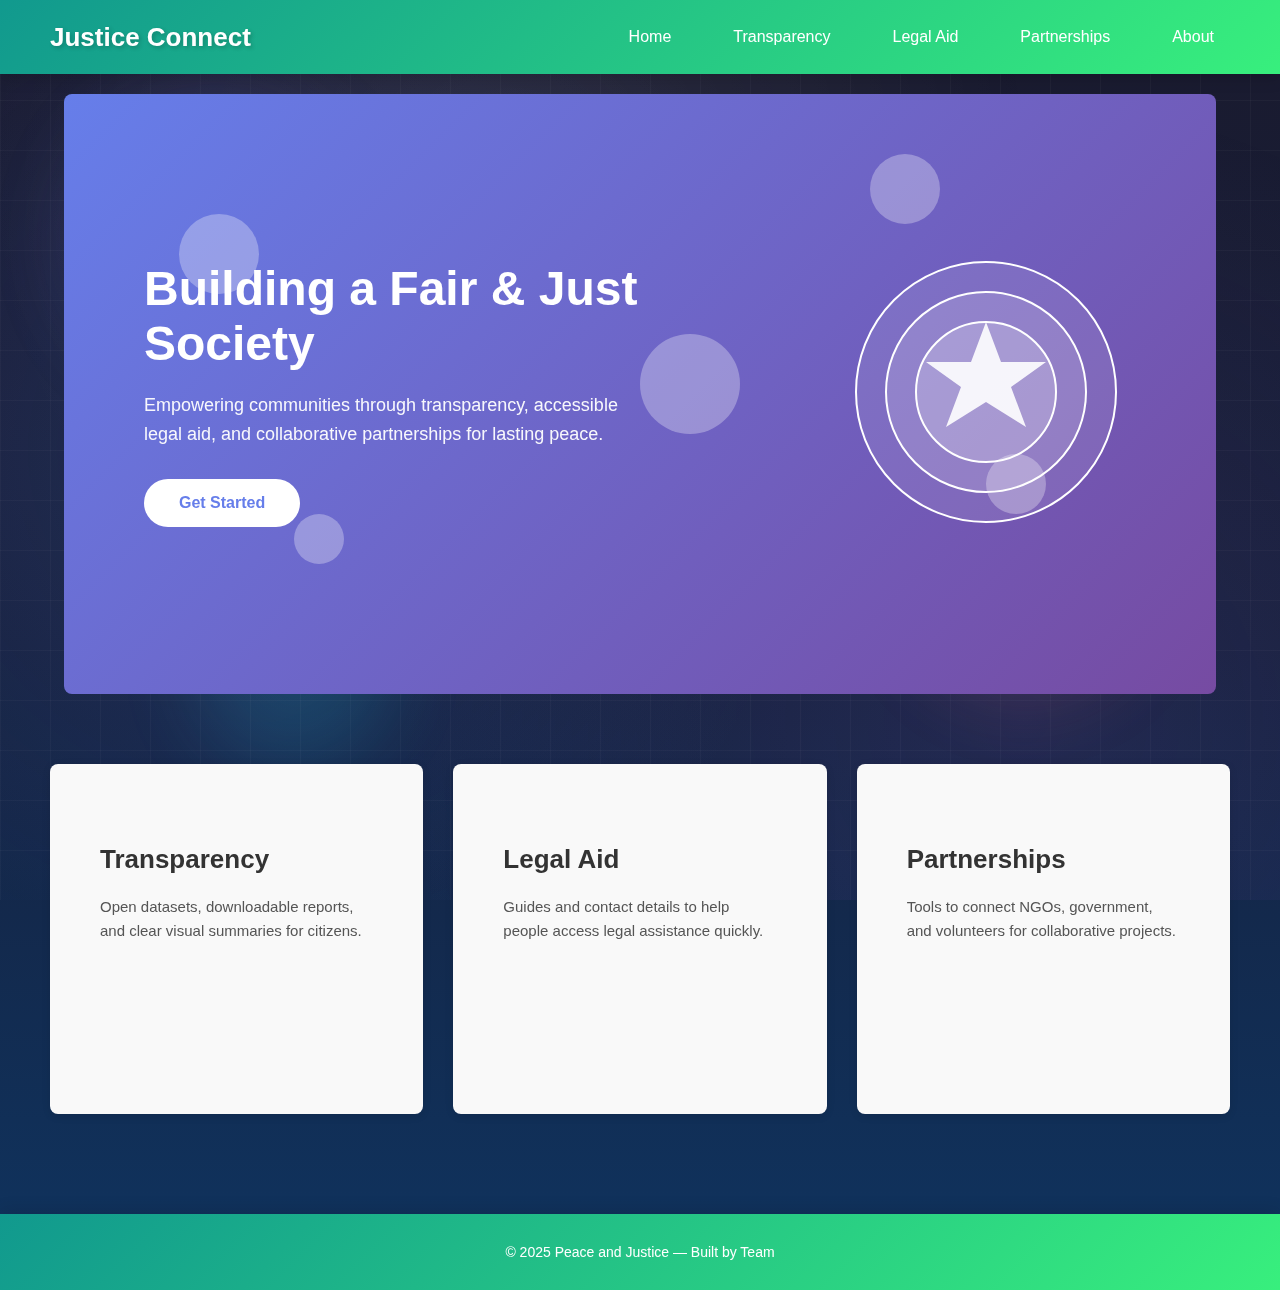
<file: index.html>
<!DOCTYPE html>
<html lang="en">
<head>
    <meta charset="UTF-8">
    <meta name="viewport" content="width=device-width, initial-scale=1.0">
    <title>Peace & Justice</title>
    <style>
        * {
            margin: 0;
            padding: 0;
            box-sizing: border-box;
        }

        body {
            font-family: 'Segoe UI', Tahoma, Geneva, Verdana, sans-serif;
            background: linear-gradient(to bottom, #1a1a2e 0%, #16213e 50%, #0f3460 100%);
            min-height: 100vh;
            color: #333;
            position: relative;
            overflow-x: hidden;
        }

        /* Animated Background Shapes */
        body::before {
            content: '';
            position: fixed;
            top: 0;
            left: 0;
            width: 100%;
            height: 100%;
            background: 
                radial-gradient(circle at 20% 50%, rgba(102, 126, 234, 0.15) 0%, transparent 50%),
                radial-gradient(circle at 80% 80%, rgba(118, 75, 162, 0.15) 0%, transparent 50%),
                radial-gradient(circle at 40% 20%, rgba(255, 255, 255, 0.08) 0%, transparent 50%);
            animation: backgroundMove 20s ease-in-out infinite;
            z-index: 1;
        }

        @keyframes backgroundMove {
            0%, 100% {
                transform: scale(1) rotate(0deg);
                opacity: 1;
            }
            50% {
                transform: scale(1.2) rotate(10deg);
                opacity: 0.8;
            }
        }

        /* Floating Geometric Shapes */
        .bg-shape {
            position: fixed;
            border-radius: 50%;
            opacity: 0.15;
            z-index: 1;
            animation: floatShape 25s infinite ease-in-out;
            filter: blur(40px);
        }

        .bg-shape:nth-child(1) {
            width: 300px;
            height: 300px;
            background: linear-gradient(135deg, #667eea, #764ba2);
            top: 10%;
            left: 5%;
            animation-delay: 0s;
        }

        .bg-shape:nth-child(2) {
            width: 250px;
            height: 250px;
            background: linear-gradient(135deg, #f093fb, #f5576c);
            top: 50%;
            right: 10%;
            animation-delay: 5s;
        }

        .bg-shape:nth-child(3) {
            width: 200px;
            height: 200px;
            background: linear-gradient(135deg, #4facfe, #00f2fe);
            bottom: 15%;
            left: 15%;
            animation-delay: 10s;
        }

        @keyframes floatShape {
            0%, 100% {
                transform: translateY(0) translateX(0) rotate(0deg) scale(1);
            }
            25% {
                transform: translateY(-80px) translateX(50px) rotate(90deg) scale(1.1);
            }
            50% {
                transform: translateY(-150px) translateX(-30px) rotate(180deg) scale(0.9);
            }
            75% {
                transform: translateY(-80px) translateX(60px) rotate(270deg) scale(1.05);
            }
        }

        /* Animated Grid Lines */
        body::after {
            content: '';
            position: fixed;
            top: 0;
            left: 0;
            width: 100%;
            height: 100%;
            background-image: 
                linear-gradient(rgba(255, 255, 255, 0.03) 1px, transparent 1px),
                linear-gradient(90deg, rgba(255, 255, 255, 0.03) 1px, transparent 1px);
            background-size: 50px 50px;
            animation: gridMove 30s linear infinite;
            z-index: 1;
        }

        @keyframes gridMove {
            0% {
                transform: translateY(0);
            }
            100% {
                transform: translateY(50px);
            }
        }

        /* Content Wrapper */
        .content-wrapper {
            position: relative;
            z-index: 10;
        }

        /* Header & Navigation */
        header {
            display: flex;
            justify-content: space-between;
            align-items: center;
            padding: 20px 50px;
            background: linear-gradient(135deg, #11998e 0%, #38ef7d 100%);
            box-shadow: 0 4px 15px rgba(0, 0, 0, 0.15);
            position: sticky;
            top: 0;
            z-index: 100;
        }

        .logo {
            font-size: 26px;
            font-weight: bold;
            color: white;
            text-shadow: 2px 2px 4px rgba(0, 0, 0, 0.2);
        }

        nav {
            display: flex;
            gap: 30px;
        }

        nav a {
            text-decoration: none;
            color: white;
            font-size: 16px;
            font-weight: 500;
            transition: all 0.3s;
            padding: 8px 16px;
            border-radius: 20px;
        }

        nav a:hover {
            background-color: rgba(255, 255, 255, 0.2);
            transform: translateY(-2px);
        }

        /* Hero Section */
        .hero {
            width: 90%;
            height: 600px;
            margin: 20px auto;
            background: linear-gradient(135deg, #667eea 0%, #764ba2 100%);
            border-radius: 8px;
            position: relative;
            overflow: hidden;
            display: flex;
            align-items: center;
            justify-content: space-between;
            padding: 0 80px;
        }

        /* Hero Content */
        .hero-content {
            z-index: 10;
            color: white;
            max-width: 50%;
        }

        .hero-content h1 {
            font-size: 48px;
            margin-bottom: 20px;
            font-weight: bold;
        }

        .hero-content p {
            font-size: 18px;
            line-height: 1.6;
            margin-bottom: 30px;
            opacity: 0.95;
        }

        .cta-button {
            display: inline-block;
            padding: 15px 35px;
            background-color: white;
            color: #667eea;
            text-decoration: none;
            border-radius: 30px;
            font-weight: bold;
            transition: transform 0.3s, box-shadow 0.3s;
        }

        .cta-button:hover {
            transform: translateY(-3px);
            box-shadow: 0 10px 25px rgba(0, 0, 0, 0.2);
        }

        /* Hero Image */
        .hero-image {
            z-index: 10;
            max-width: 40%;
        }

        .hero-image img {
            width: 100%;
            height: auto;
            filter: drop-shadow(0 20px 40px rgba(0, 0, 0, 0.3));
        }

        /* Animated Background Particles */
        .particle {
            position: absolute;
            background: rgba(255, 255, 255, 0.3);
            border-radius: 50%;
            animation: float 15s infinite ease-in-out;
        }

        .particle:nth-child(1) {
            width: 80px;
            height: 80px;
            top: 20%;
            left: 10%;
            animation-delay: 0s;
        }

        .particle:nth-child(2) {
            width: 60px;
            height: 60px;
            top: 60%;
            left: 80%;
            animation-delay: 2s;
        }

        .particle:nth-child(3) {
            width: 100px;
            height: 100px;
            top: 40%;
            left: 50%;
            animation-delay: 4s;
        }

        .particle:nth-child(4) {
            width: 50px;
            height: 50px;
            top: 70%;
            left: 20%;
            animation-delay: 1s;
        }

        .particle:nth-child(5) {
            width: 70px;
            height: 70px;
            top: 10%;
            left: 70%;
            animation-delay: 3s;
        }

        @keyframes float {
            0%, 100% {
                transform: translateY(0) translateX(0);
                opacity: 0.3;
            }
            25% {
                transform: translateY(-30px) translateX(20px);
                opacity: 0.6;
            }
            50% {
                transform: translateY(-60px) translateX(-20px);
                opacity: 0.4;
            }
            75% {
                transform: translateY(-30px) translateX(30px);
                opacity: 0.5;
            }
        }

        /* Cards Section */
        .cards-container {
            display: flex;
            gap: 30px;
            padding: 50px;
            max-width: 1400px;
            margin: 0 auto;
        }

        .card {
            flex: 1;
            background: #f9f9f9;
            padding: 80px 50px;
            border-radius: 8px;
            box-shadow: 0 2px 8px rgba(0, 0, 0, 0.1);
            transition: all 0.4s ease;
            cursor: pointer;
            position: relative;
            overflow: hidden;
            min-height: 350px;
        }

        .card::before {
            content: '';
            position: absolute;
            top: 0;
            left: -100%;
            width: 100%;
            height: 100%;
            background: linear-gradient(90deg, transparent, rgba(17, 153, 142, 0.1), transparent);
            transition: left 0.6s ease;
        }

        .card:hover::before {
            left: 100%;
        }

        .card:hover {
            transform: translateY(-10px) scale(1.02);
            box-shadow: 0 15px 35px rgba(17, 153, 142, 0.3);
            background: linear-gradient(135deg, #ffffff 0%, #f0fdf4 100%);
        }

        .card h2 {
            font-size: 26px;
            margin-bottom: 20px;
            color: #333;
            transition: color 0.3s ease;
        }

        .card:hover h2 {
            color: #11998e;
        }

        .card p {
            font-size: 15px;
            line-height: 1.6;
            color: #555;
            transition: color 0.3s ease;
        }

        .card:hover p {
            color: #333;
        }

     
        
        /* Footer */
        footer {
            text-align: center;
            padding: 30px;
            background: linear-gradient(135deg, #11998e 0%, #38ef7d 100%);
            color: white;
            font-size: 14px;
            margin-top: 50px;
            box-shadow: 0 -4px 15px rgba(0, 0, 0, 0.1);
        }

        /* Responsive Design */
        @media (max-width: 768px) {
            .cards-container {
                flex-direction: column;
                padding: 20px;
            }

            header {
                flex-direction: column;
                gap: 20px;
            }

            nav {
                flex-direction: column;
                gap: 10px;
                text-align: center;
            }

            .hero {
                height: auto;
                flex-direction: column;
                padding: 40px 30px;
                text-align: center;
            }

            .hero-content {
                max-width: 100%;
                margin-bottom: 30px;
            }

            .hero-content h1 {
                font-size: 32px;
            }

            .hero-image {
                max-width: 70%;
            }
        }
    </style>
</head>
<body>
    <!-- Floating Background Shapes -->
    <div class="bg-shape"></div>
    <div class="bg-shape"></div>
    <div class="bg-shape"></div>

    <div class="content-wrapper">
    <!-- Header -->
    <header>
        <div class="logo">Justice Connect </div>
        <nav>
            <a href="index.html">Home</a>
            <a href="transparency 2 .html">Transparency</a>
            <a href="legal aid.html">Legal Aid</a>
            <a href="partnership.html">Partnerships</a>
            <a href="About.html">About</a>
        </nav>
    </header>

    <!-- Hero Section -->
    <section class="hero">
        <div class="particle"></div>
        <div class="particle"></div>
        <div class="particle"></div>
        <div class="particle"></div>
        <div class="particle"></div>
        
        <div class="hero-content">
            <h1>Building a Fair & Just Society</h1>
            <p>Empowering communities through transparency, accessible legal aid, and collaborative partnerships for lasting peace.</p>
            <a href="volunteryform.html" class="cta-button">Get Started</a>
        </div>
        
        <div class="hero-image">
            <svg width="300" height="300" viewBox="0 0 300 300" xmlns="http://www.w3.org/2000/svg">
                <circle cx="150" cy="150" r="130" fill="rgba(255,255,255,0.1)" stroke="white" stroke-width="2"/>
                <circle cx="150" cy="150" r="100" fill="rgba(255,255,255,0.15)" stroke="white" stroke-width="2"/>
                <circle cx="150" cy="150" r="70" fill="rgba(255,255,255,0.2)" stroke="white" stroke-width="2"/>
                <path d="M 150 80 L 165 120 L 210 120 L 175 145 L 190 185 L 150 160 L 110 185 L 125 145 L 90 120 L 135 120 Z" fill="white" opacity="0.9"/>
            </svg>
        </div>
    </section>

    <!-- Feature Cards -->
    <section class="cards-container">
        <div class="card">
            
            <h2>Transparency</h2>
            <p>Open datasets, downloadable reports, and clear visual summaries for citizens.</p>
        </div>

        <div class="card">
     
            <h2>Legal Aid</h2>
            <p>Guides and contact details to help people access legal assistance quickly.</p>
        </div>

        <div class="card">
       
            <h2>Partnerships</h2>
            <p>Tools to connect NGOs, government, and volunteers for collaborative projects.</p>
        </div>
    </section>

    <!-- Footer -->
    <footer>
        © 2025 Peace and Justice — Built by Team
    </footer>
    </div>
</body>

</html>
</file>
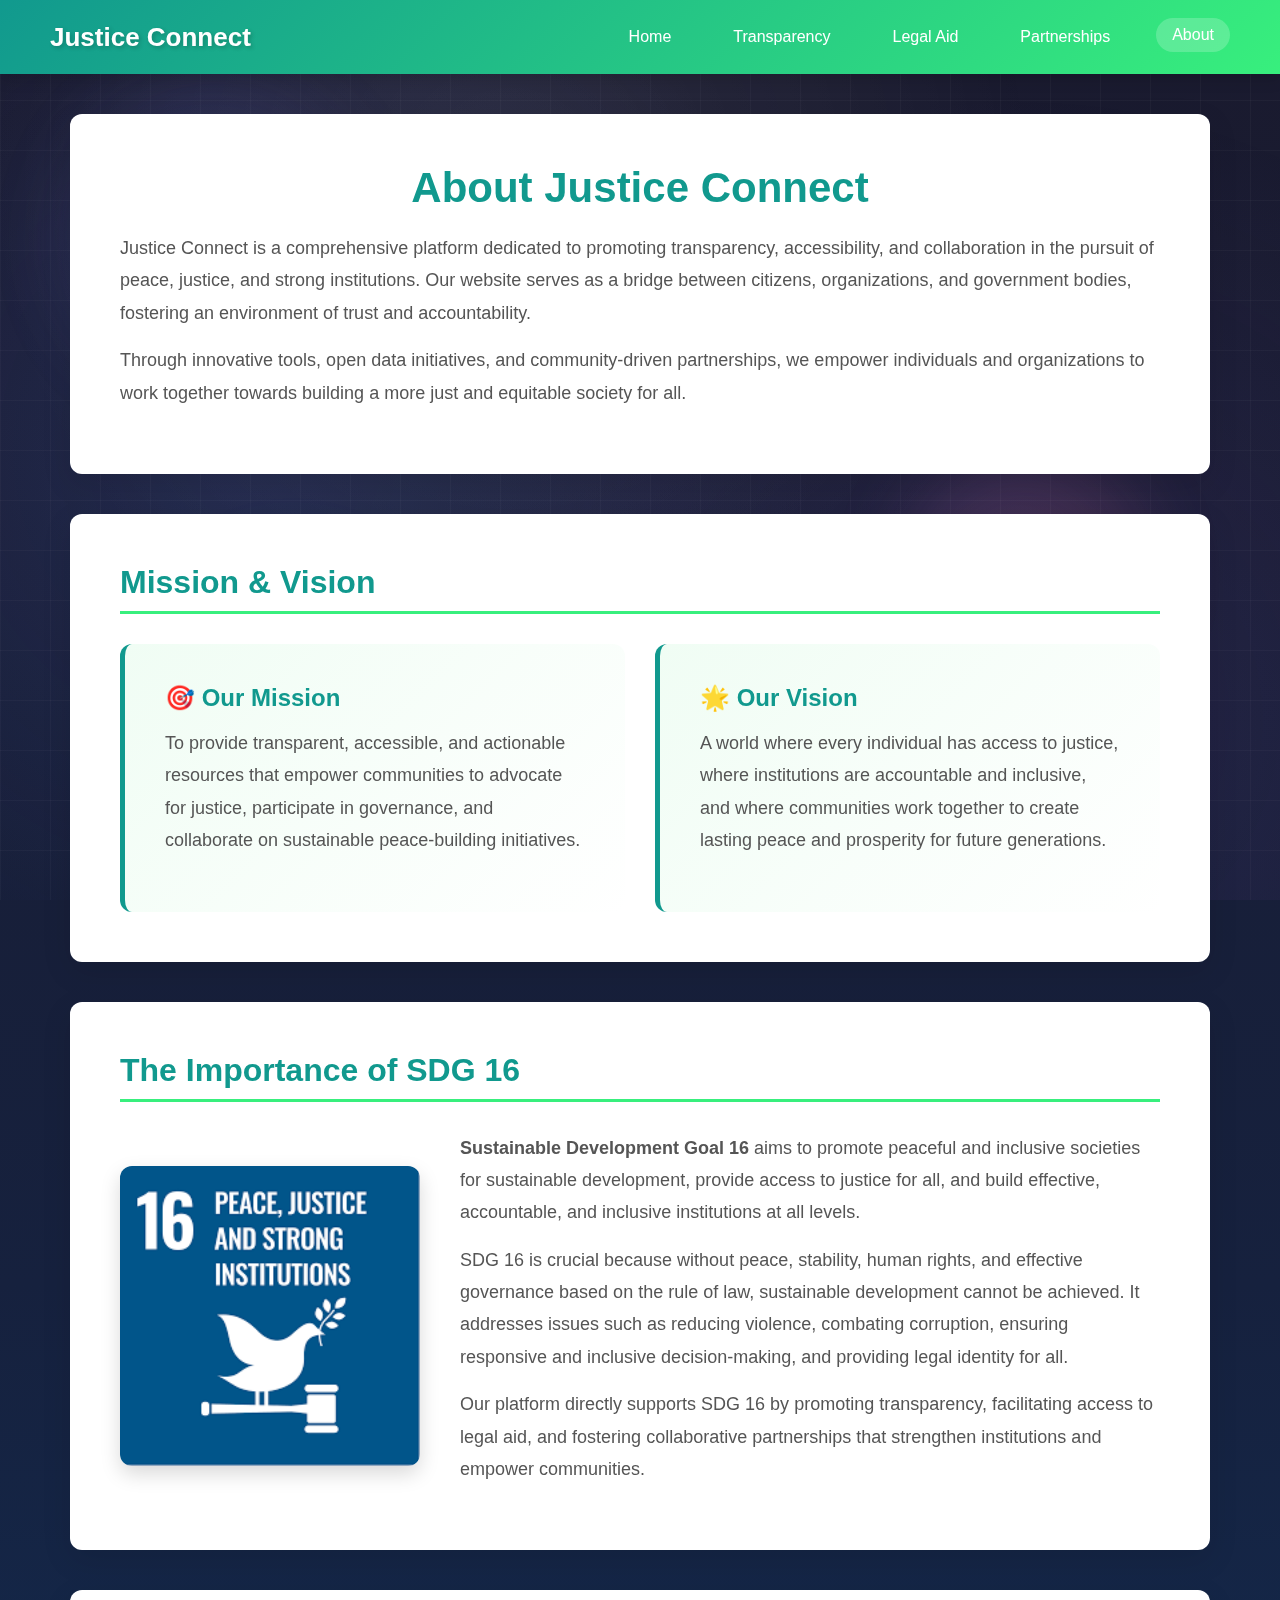
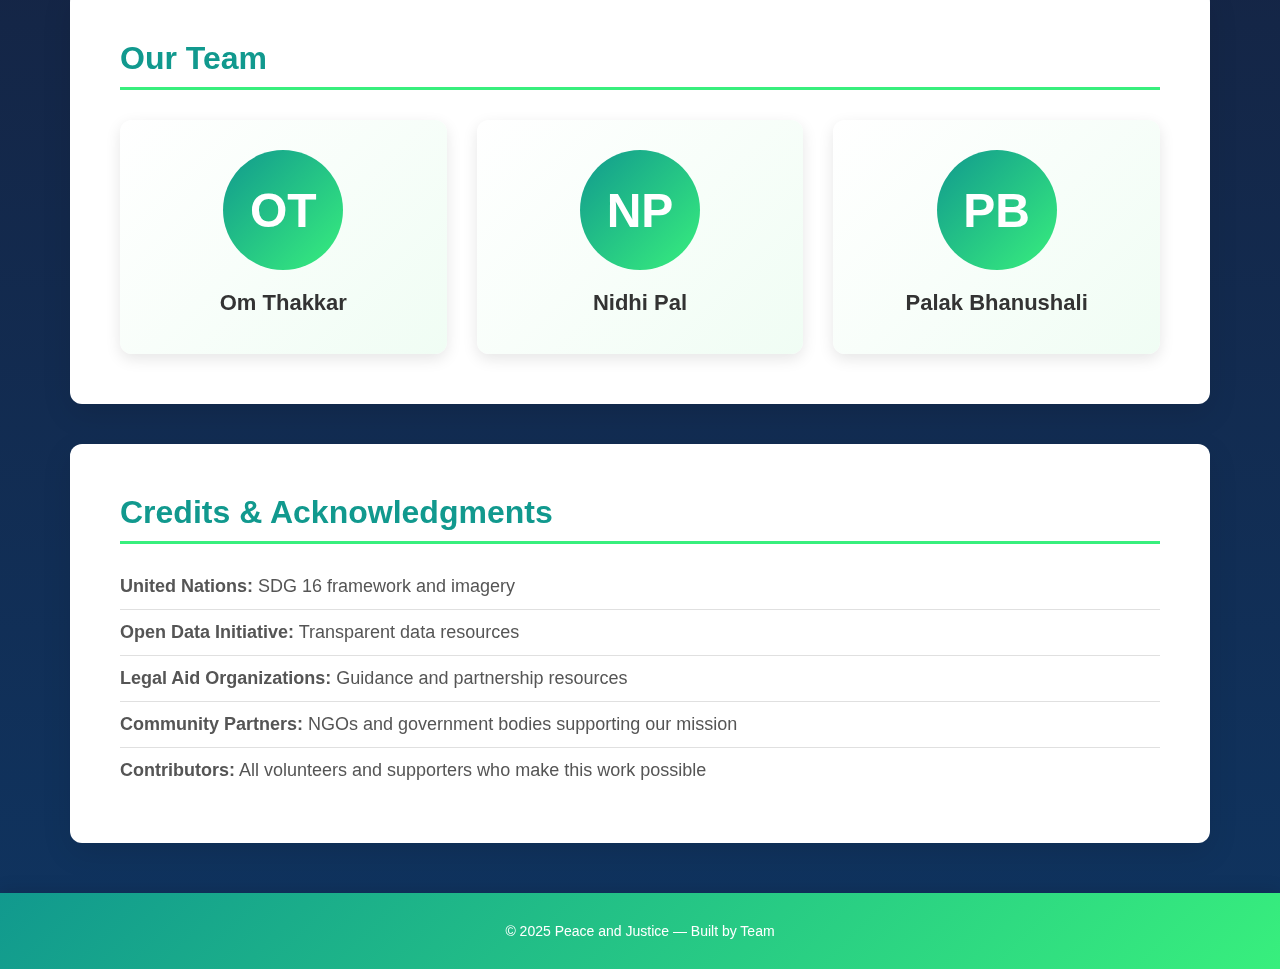
<file: About.html>
<!DOCTYPE html
<html lang="en">
<head>
    <meta charset="UTF-8">
    <meta name="viewport" content="width=device-width, initial-scale=1.0">
    <title>About - Peace & Justice</title>
    <style>
        * {
            margin: 0;
            padding: 0;
            box-sizing: border-box;
        }

        body {
            font-family: 'Segoe UI', Tahoma, Geneva, Verdana, sans-serif;
            background: linear-gradient(to bottom, #1a1a2e 0%, #16213e 50%, #0f3460 100%);
            min-height: 100vh;
            color: #333;
            position: relative;
            overflow-x: hidden;
        }

        /* Animated Background Shapes */
        body::before {
            content: '';
            position: fixed;
            top: 0;
            left: 0;
            width: 100%;
            height: 100%;
            background: 
                radial-gradient(circle at 20% 50%, rgba(102, 126, 234, 0.15) 0%, transparent 50%),
                radial-gradient(circle at 80% 80%, rgba(118, 75, 162, 0.15) 0%, transparent 50%),
                radial-gradient(circle at 40% 20%, rgba(255, 255, 255, 0.08) 0%, transparent 50%);
            animation: backgroundMove 20s ease-in-out infinite;
            z-index: 1;
        }

        @keyframes backgroundMove {
            0%, 100% {
                transform: scale(1) rotate(0deg);
                opacity: 1;
            }
            50% {
                transform: scale(1.2) rotate(10deg);
                opacity: 0.8;
            }
        }

        /* Floating Geometric Shapes */
        .bg-shape {
            position: fixed;
            border-radius: 50%;
            opacity: 0.15;
            z-index: 1;
            animation: floatShape 25s infinite ease-in-out;
            filter: blur(40px);
        }

        .bg-shape:nth-child(1) {
            width: 300px;
            height: 300px;
            background: linear-gradient(135deg, #667eea, #764ba2);
            top: 10%;
            left: 5%;
            animation-delay: 0s;
        }

        .bg-shape:nth-child(2) {
            width: 250px;
            height: 250px;
            background: linear-gradient(135deg, #f093fb, #f5576c);
            top: 50%;
            right: 10%;
            animation-delay: 5s;
        }

        .bg-shape:nth-child(3) {
            width: 200px;
            height: 200px;
            background: linear-gradient(135deg, #4facfe, #00f2fe);
            bottom: 15%;
            left: 15%;
            animation-delay: 10s;
        }

        @keyframes floatShape {
            0%, 100% {
                transform: translateY(0) translateX(0) rotate(0deg) scale(1);
            }
            25% {
                transform: translateY(-80px) translateX(50px) rotate(90deg) scale(1.1);
            }
            50% {
                transform: translateY(-150px) translateX(-30px) rotate(180deg) scale(0.9);
            }
            75% {
                transform: translateY(-80px) translateX(60px) rotate(270deg) scale(1.05);
            }
        }

        /* Animated Grid Lines */
        body::after {
            content: '';
            position: fixed;
            top: 0;
            left: 0;
            width: 100%;
            height: 100%;
            background-image: 
                linear-gradient(rgba(255, 255, 255, 0.03) 1px, transparent 1px),
                linear-gradient(90deg, rgba(255, 255, 255, 0.03) 1px, transparent 1px);
            background-size: 50px 50px;
            animation: gridMove 30s linear infinite;
            z-index: 1;
        }

        @keyframes gridMove {
            0% {
                transform: translateY(0);
            }
            100% {
                transform: translateY(50px);
            }
        }

        /* Content Wrapper */
        .content-wrapper {
            position: relative;
            z-index: 10;
        }

        /* Header & Navigation */
        header {
            display: flex;
            justify-content: space-between;
            align-items: center;
            padding: 20px 50px;
            background: linear-gradient(135deg, #11998e 0%, #38ef7d 100%);
            box-shadow: 0 4px 15px rgba(0, 0, 0, 0.15);
            position: sticky;
            top: 0;
            z-index: 100;
        }

        .logo {
            font-size: 26px;
            font-weight: bold;
            color: white;
            text-shadow: 2px 2px 4px rgba(0, 0, 0, 0.2);
        }

        nav {
            display: flex;
            gap: 30px;
        }

        nav a {
            text-decoration: none;
            color: white;
            font-size: 16px;
            font-weight: 500;
            transition: all 0.3s;
            padding: 8px 16px;
            border-radius: 20px;
        }

        nav a:hover, nav a.active {
            background-color: rgba(255, 255, 255, 0.2);
            transform: translateY(-2px);
        }

        /* Main Content */
        .about-container {
            max-width: 1200px;
            margin: 40px auto;
            padding: 0 30px;
        }

        .section {
            background: white;
            border-radius: 12px;
            padding: 50px;
            margin-bottom: 40px;
            box-shadow: 0 10px 30px rgba(0, 0, 0, 0.1);
            animation: fadeInUp 0.6s ease-out;
        }

        @keyframes fadeInUp {
            from {
                opacity: 0;
                transform: translateY(30px);
            }
            to {
                opacity: 1;
                transform: translateY(0);
            }
        }

        .section h1 {
            font-size: 42px;
            color: #11998e;
            margin-bottom: 20px;
            text-align: center;
        }

        .section h2 {
            font-size: 32px;
            color: #11998e;
            margin-bottom: 20px;
            border-bottom: 3px solid #38ef7d;
            padding-bottom: 10px;
        }

        .section p {
            font-size: 18px;
            line-height: 1.8;
            color: #555;
            margin-bottom: 15px;
        }

        /* Mission & Vision Grid */
        .mission-vision-grid {
            display: grid;
            grid-template-columns: 1fr 1fr;
            gap: 30px;
            margin-top: 30px;
        }

        .mv-card {
            background: linear-gradient(135deg, #f0fdf4 0%, #ffffff 100%);
            padding: 40px;
            border-radius: 12px;
            border-left: 5px solid #11998e;
            transition: transform 0.3s;
        }

        .mv-card:hover {
            transform: translateY(-5px);
            box-shadow: 0 10px 25px rgba(17, 153, 142, 0.2);
        }

        .mv-card h3 {
            font-size: 24px;
            color: #11998e;
            margin-bottom: 15px;
        }

        /* SDG Section */
        .sdg-content {
            display: flex;
            gap: 40px;
            align-items: center;
            margin-top: 30px;
        }

        .sdg-image {
            flex: 0 0 300px;
        }

        .sdg-image img {
            width: 100%;
            border-radius: 12px;
            box-shadow: 0 8px 20px rgba(0, 0, 0, 0.15);
        }

        .sdg-text {
            flex: 1;
        }

        /* Team Members */
        .team-grid {
            display: grid;
            grid-template-columns: repeat(auto-fit, minmax(250px, 1fr));
            gap: 30px;
            margin-top: 30px;
        }

        .team-card {
            background: linear-gradient(135deg, #ffffff 0%, #f0fdf4 100%);
            padding: 30px;
            border-radius: 12px;
            text-align: center;
            transition: all 0.3s;
            box-shadow: 0 5px 15px rgba(0, 0, 0, 0.1);
        }

        .team-card:hover {
            transform: translateY(-10px);
            box-shadow: 0 15px 35px rgba(17, 153, 142, 0.3);
        }

        .team-avatar {
            width: 120px;
            height: 120px;
            background: linear-gradient(135deg, #11998e, #38ef7d);
            border-radius: 50%;
            margin: 0 auto 20px;
            display: flex;
            align-items: center;
            justify-content: center;
            font-size: 48px;
            color: white;
            font-weight: bold;
        }

        .team-card h3 {
            font-size: 22px;
            color: #333;
            margin-bottom: 8px;
        }

        .team-card p {
            font-size: 16px;
            color: #666;
        }

        /* Credits */
        .credits-list {
            margin-top: 20px;
        }

        .credits-list ul {
            list-style: none;
            padding: 0;
        }

        .credits-list li {
            font-size: 18px;
            color: #555;
            padding: 12px 0;
            border-bottom: 1px solid #e0e0e0;
        }

        .credits-list li:last-child {
            border-bottom: none;
        }

        /* Footer */
        footer {
            text-align: center;
            padding: 30px;
            background: linear-gradient(135deg, #11998e 0%, #38ef7d 100%);
            color: white;
            font-size: 14px;
            margin-top: 50px;
            box-shadow: 0 -4px 15px rgba(0, 0, 0, 0.1);
        }

        /* Responsive Design */
        @media (max-width: 768px) {
            header {
                flex-direction: column;
                gap: 20px;
            }

            nav {
                flex-direction: column;
                gap: 10px;
                text-align: center;
            }

            .section {
                padding: 30px 20px;
            }

            .section h1 {
                font-size: 32px;
            }

            .section h2 {
                font-size: 26px;
            }

            .mission-vision-grid {
                grid-template-columns: 1fr;
            }

            .sdg-content {
                flex-direction: column;
            }

            .sdg-image {
                flex: 0 0 auto;
                width: 100%;
            }

            .team-grid {
                grid-template-columns: 1fr;
            }
        }
    </style>
</head>
<body>
    <!-- Floating Background Shapes -->
    <div class="bg-shape"></div>
    <div class="bg-shape"></div>
    <div class="bg-shape"></div>

    <div class="content-wrapper">
    <!-- Header -->
    <header>
        <div class="logo">Justice Connect </div>
        <nav>
            <a href="index.html">Home</a>
            <a href="#transparency">Transparency</a>
            <a href="legal aid.html">Legal Aid</a>
            <a href="#partnerships">Partnerships</a>
            <a href="About.html" class="active">About</a>
        </nav>
    </header>

    <!-- About Content -->
    <div class="about-container">
        
        <!-- Website Description -->
        <section class="section">
            <h1>About Justice Connect</h1>
            <p>
                Justice Connect is a comprehensive platform dedicated to promoting transparency, 
                accessibility, and collaboration in the pursuit of peace, justice, and strong institutions. 
                Our website serves as a bridge between citizens, organizations, and government bodies, 
                fostering an environment of trust and accountability.
            </p>
            <p>
                Through innovative tools, open data initiatives, and community-driven partnerships, 
                we empower individuals and organizations to work together towards building a more 
                just and equitable society for all.
            </p>
        </section>

        <!-- Mission & Vision -->
        <section class="section">
            <h2>Mission & Vision</h2>
            <div class="mission-vision-grid">
                <div class="mv-card">
                    <h3>🎯 Our Mission</h3>
                    <p>
                        To provide transparent, accessible, and actionable resources that empower 
                        communities to advocate for justice, participate in governance, and collaborate 
                        on sustainable peace-building initiatives.
                    </p>
                </div>
                <div class="mv-card">
                    <h3>🌟 Our Vision</h3>
                    <p>
                        A world where every individual has access to justice, where institutions are 
                        accountable and inclusive, and where communities work together to create 
                        lasting peace and prosperity for future generations.
                    </p>
                </div>
            </div>
        </section>

        <!-- SDG 16 Importance -->
        <section class="section">
            <h2>The Importance of SDG 16</h2>
            <div class="sdg-content">
                <div class="sdg-image">
                    <img src="sdg 16.png" alt="SDG 16 - Peace, Justice and Strong Institutions">
                </div>
                <div class="sdg-text">
                    <p>
                        <strong>Sustainable Development Goal 16</strong> aims to promote peaceful and 
                        inclusive societies for sustainable development, provide access to justice for all, 
                        and build effective, accountable, and inclusive institutions at all levels.
                    </p>
                    <p>
                        SDG 16 is crucial because without peace, stability, human rights, and effective 
                        governance based on the rule of law, sustainable development cannot be achieved. 
                        It addresses issues such as reducing violence, combating corruption, ensuring 
                        responsive and inclusive decision-making, and providing legal identity for all.
                    </p>
                    <p>
                        Our platform directly supports SDG 16 by promoting transparency, facilitating 
                        access to legal aid, and fostering collaborative partnerships that strengthen 
                        institutions and empower communities.
                    </p>
                </div>
            </div>
        </section>

        <!-- Team Members -->
        <section class="section">
            <h2>Our Team</h2>
            <div class="team-grid">
                <div class="team-card">
                    <div class="team-avatar">OT</div>
                    <h3>Om Thakkar</h3>
                  
                </div>
                <div class="team-card">
                    <div class="team-avatar">NP</div>
                    <h3>Nidhi Pal</h3>
                    
                </div>
                <div class="team-card">
                    <div class="team-avatar">PB</div>
                    <h3>Palak Bhanushali</h3>
                   
                </div>
            </div>
        </section>

        <!-- Credits -->
        <section class="section">
            <h2>Credits & Acknowledgments</h2>
            <div class="credits-list">
                <ul>
                    <li><strong>United Nations:</strong> SDG 16 framework and imagery</li>
                    <li><strong>Open Data Initiative:</strong> Transparent data resources</li>
                    <li><strong>Legal Aid Organizations:</strong> Guidance and partnership resources</li>
                    <li><strong>Community Partners:</strong> NGOs and government bodies supporting our mission</li>
                    <li><strong>Contributors:</strong> All volunteers and supporters who make this work possible</li>
                </ul>
            </div>
        </section>

    </div>

    <!-- Footer -->
    <footer>
        © 2025 Peace and Justice — Built by Team
    </footer>
    </div>
</body>

</html>
</file>
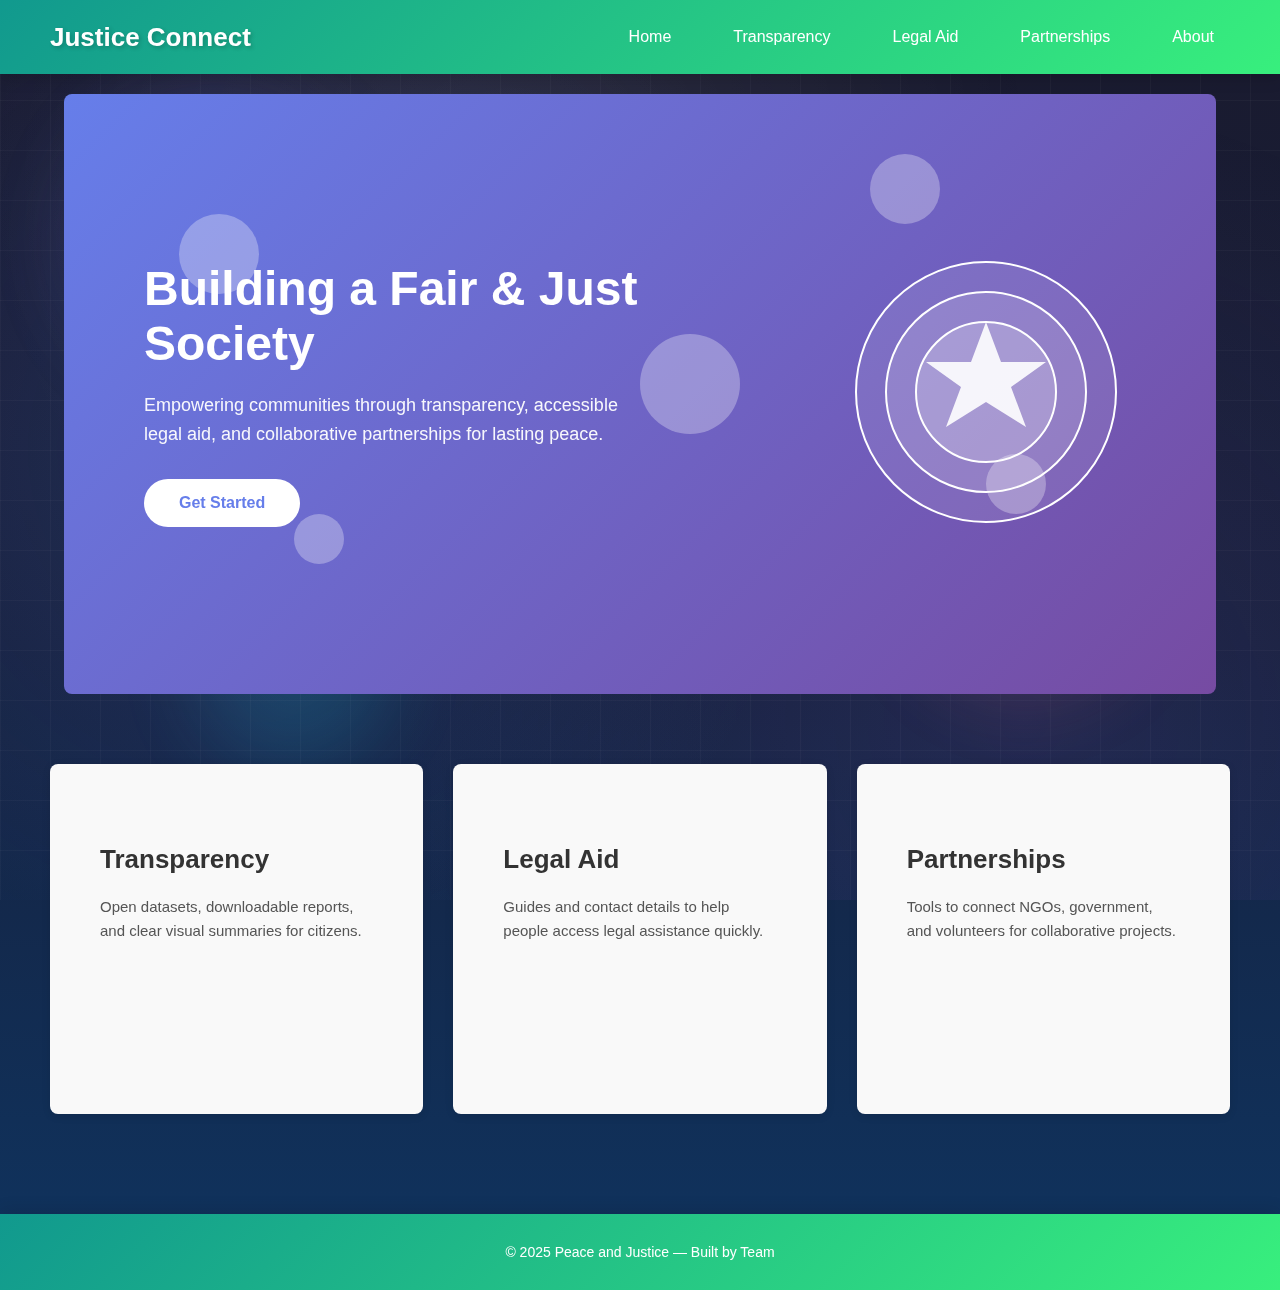
<file: index.html.html>
<!DOCTYPE html>
<html lang="en">
<head>
    <meta charset="UTF-8">
    <meta name="viewport" content="width=device-width, initial-scale=1.0">
    <title>Peace & Justice</title>
    <style>
        * {
            margin: 0;
            padding: 0;
            box-sizing: border-box;
        }

        body {
            font-family: 'Segoe UI', Tahoma, Geneva, Verdana, sans-serif;
            background: linear-gradient(to bottom, #1a1a2e 0%, #16213e 50%, #0f3460 100%);
            min-height: 100vh;
            color: #333;
            position: relative;
            overflow-x: hidden;
        }

        /* Animated Background Shapes */
        body::before {
            content: '';
            position: fixed;
            top: 0;
            left: 0;
            width: 100%;
            height: 100%;
            background: 
                radial-gradient(circle at 20% 50%, rgba(102, 126, 234, 0.15) 0%, transparent 50%),
                radial-gradient(circle at 80% 80%, rgba(118, 75, 162, 0.15) 0%, transparent 50%),
                radial-gradient(circle at 40% 20%, rgba(255, 255, 255, 0.08) 0%, transparent 50%);
            animation: backgroundMove 20s ease-in-out infinite;
            z-index: 1;
        }

        @keyframes backgroundMove {
            0%, 100% {
                transform: scale(1) rotate(0deg);
                opacity: 1;
            }
            50% {
                transform: scale(1.2) rotate(10deg);
                opacity: 0.8;
            }
        }

        /* Floating Geometric Shapes */
        .bg-shape {
            position: fixed;
            border-radius: 50%;
            opacity: 0.15;
            z-index: 1;
            animation: floatShape 25s infinite ease-in-out;
            filter: blur(40px);
        }

        .bg-shape:nth-child(1) {
            width: 300px;
            height: 300px;
            background: linear-gradient(135deg, #667eea, #764ba2);
            top: 10%;
            left: 5%;
            animation-delay: 0s;
        }

        .bg-shape:nth-child(2) {
            width: 250px;
            height: 250px;
            background: linear-gradient(135deg, #f093fb, #f5576c);
            top: 50%;
            right: 10%;
            animation-delay: 5s;
        }

        .bg-shape:nth-child(3) {
            width: 200px;
            height: 200px;
            background: linear-gradient(135deg, #4facfe, #00f2fe);
            bottom: 15%;
            left: 15%;
            animation-delay: 10s;
        }

        @keyframes floatShape {
            0%, 100% {
                transform: translateY(0) translateX(0) rotate(0deg) scale(1);
            }
            25% {
                transform: translateY(-80px) translateX(50px) rotate(90deg) scale(1.1);
            }
            50% {
                transform: translateY(-150px) translateX(-30px) rotate(180deg) scale(0.9);
            }
            75% {
                transform: translateY(-80px) translateX(60px) rotate(270deg) scale(1.05);
            }
        }

        /* Animated Grid Lines */
        body::after {
            content: '';
            position: fixed;
            top: 0;
            left: 0;
            width: 100%;
            height: 100%;
            background-image: 
                linear-gradient(rgba(255, 255, 255, 0.03) 1px, transparent 1px),
                linear-gradient(90deg, rgba(255, 255, 255, 0.03) 1px, transparent 1px);
            background-size: 50px 50px;
            animation: gridMove 30s linear infinite;
            z-index: 1;
        }

        @keyframes gridMove {
            0% {
                transform: translateY(0);
            }
            100% {
                transform: translateY(50px);
            }
        }

        /* Content Wrapper */
        .content-wrapper {
            position: relative;
            z-index: 10;
        }

        /* Header & Navigation */
        header {
            display: flex;
            justify-content: space-between;
            align-items: center;
            padding: 20px 50px;
            background: linear-gradient(135deg, #11998e 0%, #38ef7d 100%);
            box-shadow: 0 4px 15px rgba(0, 0, 0, 0.15);
            position: sticky;
            top: 0;
            z-index: 100;
        }

        .logo {
            font-size: 26px;
            font-weight: bold;
            color: white;
            text-shadow: 2px 2px 4px rgba(0, 0, 0, 0.2);
        }

        nav {
            display: flex;
            gap: 30px;
        }

        nav a {
            text-decoration: none;
            color: white;
            font-size: 16px;
            font-weight: 500;
            transition: all 0.3s;
            padding: 8px 16px;
            border-radius: 20px;
        }

        nav a:hover {
            background-color: rgba(255, 255, 255, 0.2);
            transform: translateY(-2px);
        }

        /* Hero Section */
        .hero {
            width: 90%;
            height: 600px;
            margin: 20px auto;
            background: linear-gradient(135deg, #667eea 0%, #764ba2 100%);
            border-radius: 8px;
            position: relative;
            overflow: hidden;
            display: flex;
            align-items: center;
            justify-content: space-between;
            padding: 0 80px;
        }

        /* Hero Content */
        .hero-content {
            z-index: 10;
            color: white;
            max-width: 50%;
        }

        .hero-content h1 {
            font-size: 48px;
            margin-bottom: 20px;
            font-weight: bold;
        }

        .hero-content p {
            font-size: 18px;
            line-height: 1.6;
            margin-bottom: 30px;
            opacity: 0.95;
        }

        .cta-button {
            display: inline-block;
            padding: 15px 35px;
            background-color: white;
            color: #667eea;
            text-decoration: none;
            border-radius: 30px;
            font-weight: bold;
            transition: transform 0.3s, box-shadow 0.3s;
        }

        .cta-button:hover {
            transform: translateY(-3px);
            box-shadow: 0 10px 25px rgba(0, 0, 0, 0.2);
        }

        /* Hero Image */
        .hero-image {
            z-index: 10;
            max-width: 40%;
        }

        .hero-image img {
            width: 100%;
            height: auto;
            filter: drop-shadow(0 20px 40px rgba(0, 0, 0, 0.3));
        }

        /* Animated Background Particles */
        .particle {
            position: absolute;
            background: rgba(255, 255, 255, 0.3);
            border-radius: 50%;
            animation: float 15s infinite ease-in-out;
        }

        .particle:nth-child(1) {
            width: 80px;
            height: 80px;
            top: 20%;
            left: 10%;
            animation-delay: 0s;
        }

        .particle:nth-child(2) {
            width: 60px;
            height: 60px;
            top: 60%;
            left: 80%;
            animation-delay: 2s;
        }

        .particle:nth-child(3) {
            width: 100px;
            height: 100px;
            top: 40%;
            left: 50%;
            animation-delay: 4s;
        }

        .particle:nth-child(4) {
            width: 50px;
            height: 50px;
            top: 70%;
            left: 20%;
            animation-delay: 1s;
        }

        .particle:nth-child(5) {
            width: 70px;
            height: 70px;
            top: 10%;
            left: 70%;
            animation-delay: 3s;
        }

        @keyframes float {
            0%, 100% {
                transform: translateY(0) translateX(0);
                opacity: 0.3;
            }
            25% {
                transform: translateY(-30px) translateX(20px);
                opacity: 0.6;
            }
            50% {
                transform: translateY(-60px) translateX(-20px);
                opacity: 0.4;
            }
            75% {
                transform: translateY(-30px) translateX(30px);
                opacity: 0.5;
            }
        }

        /* Cards Section */
        .cards-container {
            display: flex;
            gap: 30px;
            padding: 50px;
            max-width: 1400px;
            margin: 0 auto;
        }

        .card {
            flex: 1;
            background: #f9f9f9;
            padding: 80px 50px;
            border-radius: 8px;
            box-shadow: 0 2px 8px rgba(0, 0, 0, 0.1);
            transition: all 0.4s ease;
            cursor: pointer;
            position: relative;
            overflow: hidden;
            min-height: 350px;
        }

        .card::before {
            content: '';
            position: absolute;
            top: 0;
            left: -100%;
            width: 100%;
            height: 100%;
            background: linear-gradient(90deg, transparent, rgba(17, 153, 142, 0.1), transparent);
            transition: left 0.6s ease;
        }

        .card:hover::before {
            left: 100%;
        }

        .card:hover {
            transform: translateY(-10px) scale(1.02);
            box-shadow: 0 15px 35px rgba(17, 153, 142, 0.3);
            background: linear-gradient(135deg, #ffffff 0%, #f0fdf4 100%);
        }

        .card h2 {
            font-size: 26px;
            margin-bottom: 20px;
            color: #333;
            transition: color 0.3s ease;
        }

        .card:hover h2 {
            color: #11998e;
        }

        .card p {
            font-size: 15px;
            line-height: 1.6;
            color: #555;
            transition: color 0.3s ease;
        }

        .card:hover p {
            color: #333;
        }

        /* Footer */
        footer {
            text-align: center;
            padding: 30px;
            background: linear-gradient(135deg, #11998e 0%, #38ef7d 100%);
            color: white;
            font-size: 14px;
            margin-top: 50px;
            box-shadow: 0 -4px 15px rgba(0, 0, 0, 0.1);
        }

        /* Responsive Design */
        @media (max-width: 768px) {
            .cards-container {
                flex-direction: column;
                padding: 20px;
            }

            header {
                flex-direction: column;
                gap: 20px;
            }

            nav {
                flex-direction: column;
                gap: 10px;
                text-align: center;
            }

            .hero {
                height: auto;
                flex-direction: column;
                padding: 40px 30px;
                text-align: center;
            }

            .hero-content {
                max-width: 100%;
                margin-bottom: 30px;
            }

            .hero-content h1 {
                font-size: 32px;
            }

            .hero-image {
                max-width: 70%;
            }
        }
    </style>
</head>
<body>
    <!-- Floating Background Shapes -->
    <div class="bg-shape"></div>
    <div class="bg-shape"></div>
    <div class="bg-shape"></div>

    <div class="content-wrapper">
    <!-- Header -->
    <header>
        <div class="logo">Justice Connect </div>
        <nav>
            <a href="final.html">Home</a>
            <a href="#transparency">Transparency</a>
            <a href="legal aid.html">Legal Aid</a>
            <a href="#partnerships">Partnerships</a>
            <a href="About.html">About</a>
        </nav>
    </header>

    <!-- Hero Section -->
    <section class="hero">
        <div class="particle"></div>
        <div class="particle"></div>
        <div class="particle"></div>
        <div class="particle"></div>
        <div class="particle"></div>
        
        <div class="hero-content">
            <h1>Building a Fair & Just Society</h1>
            <p>Empowering communities through transparency, accessible legal aid, and collaborative partnerships for lasting peace.</p>
            <a href="volunteer form.html" class="cta-button">Get Started</a>
        </div>
        
        <div class="hero-image">
            <svg width="300" height="300" viewBox="0 0 300 300" xmlns="http://www.w3.org/2000/svg">
                <circle cx="150" cy="150" r="130" fill="rgba(255,255,255,0.1)" stroke="white" stroke-width="2"/>
                <circle cx="150" cy="150" r="100" fill="rgba(255,255,255,0.15)" stroke="white" stroke-width="2"/>
                <circle cx="150" cy="150" r="70" fill="rgba(255,255,255,0.2)" stroke="white" stroke-width="2"/>
                <path d="M 150 80 L 165 120 L 210 120 L 175 145 L 190 185 L 150 160 L 110 185 L 125 145 L 90 120 L 135 120 Z" fill="white" opacity="0.9"/>
            </svg>
        </div>
    </section>

    <!-- Feature Cards -->
    <section class="cards-container">
        <div class="card">
            <h2>Transparency</h2>
            <p>Open datasets, downloadable reports, and clear visual summaries for citizens.</p>
        </div>

        <div class="card">
            <h2>Legal Aid</h2>
            <p>Guides and contact details to help people access legal assistance quickly.</p>
        </div>

        <div class="card">
            <h2>Partnerships</h2>
            <p>Tools to connect NGOs, government, and volunteers for collaborative projects.</p>
        </div>
    </section>

    <!-- Footer -->
    <footer>
        © 2025 Peace and Justice — Built by Team
    </footer>
    </div>
</body>
</html>
</file>
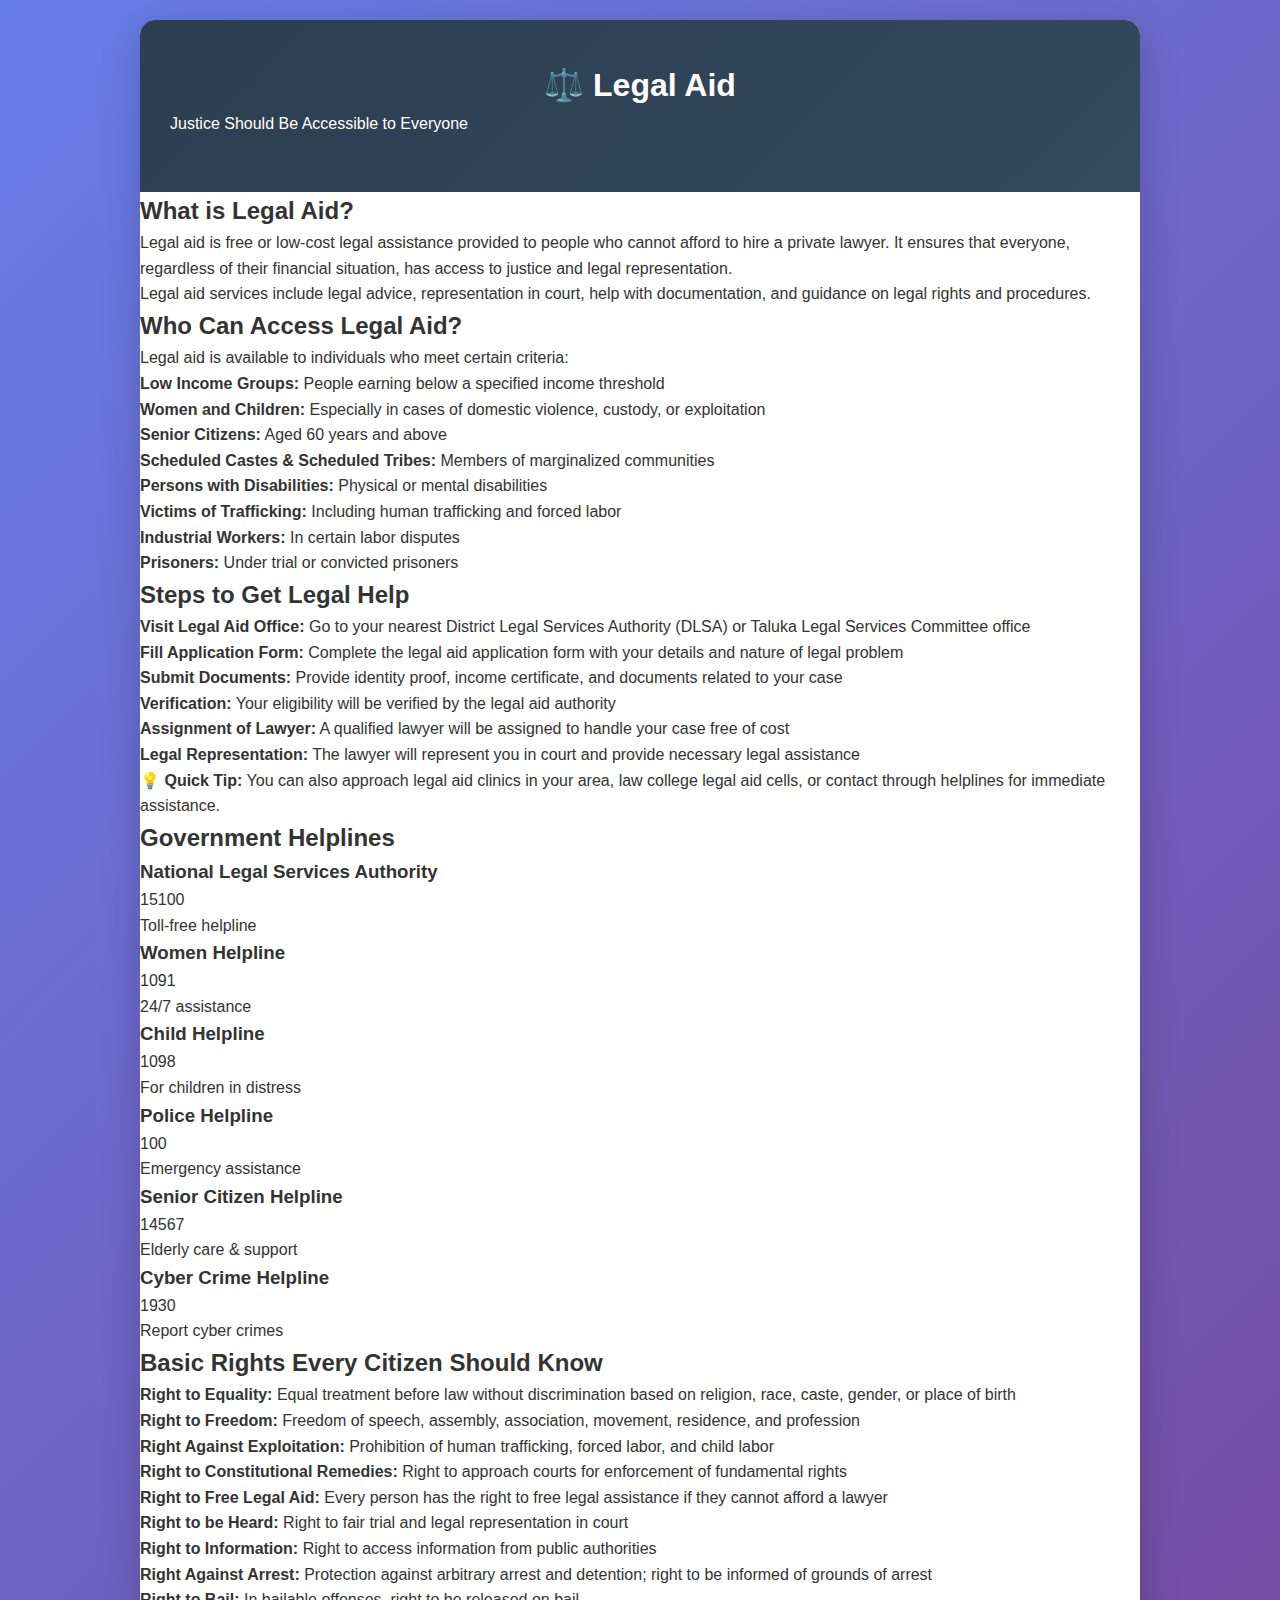
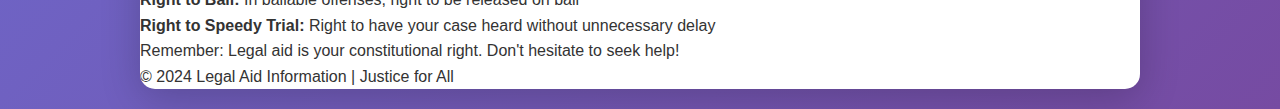
<file: legal aid.html>
<!DOCTYPE html>
<html lang="en">
<head>
    <title>Legal Aid - Know Your Rights</title>
    <style>
        * {
            margin: 0;
            padding: 0;
            box-sizing: border-box;
        }
        
        body {
            font-family: 'Segoe UI', Tahoma, Geneva, Verdana, sans-serif;
            line-height: 1.6;
            color: #333;
            background: linear-gradient(135deg, #667eea 0%, #764ba2 100%);
            min-height: 100vh;
            padding: 20px;
        }
        
        .container {
            max-width: 1000px;
            margin: 0 auto;
            background: white;
            border-radius: 15px;
            box-shadow: 0 10px 40px rgba(0,0,0,0.2);
            overflow: hidden;
        }
        
        header {
            background: linear-gradient(135deg, #2c3e50, #34495e);
            color: white;
            padding: 40px 30px;
            text-align: center;

          
        
        
        header h1 {
            font-size: 2.5em;
            margin-bottom: 10px;
        }
        
        header p {
            font-size: 1.2em;
            opacity: 0.9;
        }
        
        .content {
            padding: 40px 30px;
        }
        
        section {
            margin-bottom: 40px;
        }
        
        h2 {
            color: #2c3e50;
            font-size: 1.8em;
            margin-bottom: 15px;
            padding-bottom: 10px;
            border-bottom: 3px solid #667eea;
        }
        
        h3 {
            color: #34495e;
            font-size: 1.3em;
            margin: 20px 0 10px 0;
        }
        
        p {
            margin-bottom: 15px;
            text-align: justify;
        }
        
        .card {
            background: #f8f9fa;
            padding: 20px;
            border-radius: 10px;
            margin-bottom: 20px;
            border-left: 5px solid #667eea;
        }
        
        .eligibility-list, .steps-list, .rights-list {
            list-style: none;
            padding: 0;
        }
        
        .eligibility-list li, .steps-list li, .rights-list li {
            background: white;
            padding: 15px;
            margin-bottom: 10px;
            border-radius: 8px;
            box-shadow: 0 2px 5px rgba(0,0,0,0.1);
            position: relative;
            padding-left: 50px;
        }
        
        .eligibility-list li:before, .rights-list li:before {
            content: "✓";
            position: absolute;
            left: 15px;
            color: #667eea;
            font-size: 1.5em;
            font-weight: bold;
        }
        
        .steps-list li:before {
            content: attr(data-step);
            position: absolute;
            left: 15px;
            background: #667eea;
            color: white;
            width: 25px;
            height: 25px;
            border-radius: 50%;
            display: flex;
            align-items: center;
            justify-content: center;
            font-weight: bold;
            font-size: 0.9em;
        }
        
        .helpline-grid {
            display: grid;
            grid-template-columns: repeat(auto-fit, minmax(250px, 1fr));
            gap: 20px;
            margin-top: 20px;
        }
        
        .helpline-card {
            background: linear-gradient(135deg, #667eea, #764ba2);
            color: white;
            padding: 20px;
            border-radius: 10px;
            text-align: center;
            box-shadow: 0 5px 15px rgba(0,0,0,0.2);
        }
        
        .helpline-card h3 {
            color: white;
            margin-bottom: 10px;
            font-size: 1.1em;
        }
        
        .helpline-number {
            font-size: 1.8em;
            font-weight: bold;
            margin: 10px 0;
        }
        
        .highlight-box {
            background: #fff3cd;
            border-left: 5px solid #ffc107;
            padding: 15px;
            border-radius: 5px;
            margin: 20px 0;
        }
        
        footer {
            background: #2c3e50;
            color: white;
            text-align: center;
            padding: 20px;
            font-size: 0.9em;
        }
        
        @media (max-width: 768px) {
            header h1 {
                font-size: 1.8em;
            }
            
            .content {
                padding: 20px 15px;
            }
            
            h2 {
                font-size: 1.5em;
            }
        }
    </style>
</head>
<body>
    <div class="container">
        <header>
    
            <h1>⚖️ Legal Aid</h1>
            <p>Justice Should Be Accessible to Everyone</p>


        </header>

        
        
        <div class="content">
            <section id="what-is">
                <h2>What is Legal Aid?</h2>
                <div class="card">
                    <p>Legal aid is free or low-cost legal assistance provided to people who cannot afford to hire a private lawyer. It ensures that everyone, regardless of their financial situation, has access to justice and legal representation.</p>
                    <p>Legal aid services include legal advice, representation in court, help with documentation, and guidance on legal rights and procedures.</p>
                </div>
            </section>
            
            <section id="eligibility">
                <h2>Who Can Access Legal Aid?</h2>
                <p>Legal aid is available to individuals who meet certain criteria:</p>
                <ul class="eligibility-list">
                    <li><strong>Low Income Groups:</strong> People earning below a specified income threshold</li>
                    <li><strong>Women and Children:</strong> Especially in cases of domestic violence, custody, or exploitation</li>
                    <li><strong>Senior Citizens:</strong> Aged 60 years and above</li>
                    <li><strong>Scheduled Castes & Scheduled Tribes:</strong> Members of marginalized communities</li>
                    <li><strong>Persons with Disabilities:</strong> Physical or mental disabilities</li>
                    <li><strong>Victims of Trafficking:</strong> Including human trafficking and forced labor</li>
                    <li><strong>Industrial Workers:</strong> In certain labor disputes</li>
                    <li><strong>Prisoners:</strong> Under trial or convicted prisoners</li>
                </ul>
            </section>
            
            <section id="steps">
                <h2>Steps to Get Legal Help</h2>
                <ul class="steps-list">
                    <li data-step="1"><strong>Visit Legal Aid Office:</strong> Go to your nearest District Legal Services Authority (DLSA) or Taluka Legal Services Committee office</li>
                    <li data-step="2"><strong>Fill Application Form:</strong> Complete the legal aid application form with your details and nature of legal problem</li>
                    <li data-step="3"><strong>Submit Documents:</strong> Provide identity proof, income certificate, and documents related to your case</li>
                    <li data-step="4"><strong>Verification:</strong> Your eligibility will be verified by the legal aid authority</li>
                    <li data-step="5"><strong>Assignment of Lawyer:</strong> A qualified lawyer will be assigned to handle your case free of cost</li>
                    <li data-step="6"><strong>Legal Representation:</strong> The lawyer will represent you in court and provide necessary legal assistance</li>
                </ul>
                
                <div class="highlight-box">
                    <strong>💡 Quick Tip:</strong> You can also approach legal aid clinics in your area, law college legal aid cells, or contact through helplines for immediate assistance.
                </div>
            </section>
            
            <section id="helplines">
                <h2>Government Helplines</h2>
                <div class="helpline-grid">
                    <div class="helpline-card">
                        <h3>National Legal Services Authority</h3>
                        <div class="helpline-number">15100</div>
                        <p>Toll-free helpline</p>
                    </div>
                    
                    <div class="helpline-card">
                        <h3>Women Helpline</h3>
                        <div class="helpline-number">1091</div>
                        <p>24/7 assistance</p>
                    </div>
                    
                    <div class="helpline-card">
                        <h3>Child Helpline</h3>
                        <div class="helpline-number">1098</div>
                        <p>For children in distress</p>
                    </div>
                    
                    <div class="helpline-card">
                        <h3>Police Helpline</h3>
                        <div class="helpline-number">100</div>
                        <p>Emergency assistance</p>
                    </div>
                    
                    <div class="helpline-card">
                        <h3>Senior Citizen Helpline</h3>
                        <div class="helpline-number">14567</div>
                        <p>Elderly care & support</p>
                    </div>
                    
                    <div class="helpline-card">
                        <h3>Cyber Crime Helpline</h3>
                        <div class="helpline-number">1930</div>
                        <p>Report cyber crimes</p>
                    </div>
                </div>
            </section>
            
            <section id="rights">
                <h2>Basic Rights Every Citizen Should Know</h2>
                <ul class="rights-list">
                    <li><strong>Right to Equality:</strong> Equal treatment before law without discrimination based on religion, race, caste, gender, or place of birth</li>
                    <li><strong>Right to Freedom:</strong> Freedom of speech, assembly, association, movement, residence, and profession</li>
                    <li><strong>Right Against Exploitation:</strong> Prohibition of human trafficking, forced labor, and child labor</li>
                    <li><strong>Right to Constitutional Remedies:</strong> Right to approach courts for enforcement of fundamental rights</li>
                    <li><strong>Right to Free Legal Aid:</strong> Every person has the right to free legal assistance if they cannot afford a lawyer</li>
                    <li><strong>Right to be Heard:</strong> Right to fair trial and legal representation in court</li>
                    <li><strong>Right to Information:</strong> Right to access information from public authorities</li>
                    <li><strong>Right Against Arrest:</strong> Protection against arbitrary arrest and detention; right to be informed of grounds of arrest</li>
                    <li><strong>Right to Bail:</strong> In bailable offenses, right to be released on bail</li>
                    <li><strong>Right to Speedy Trial:</strong> Right to have your case heard without unnecessary delay</li>
                </ul>
            </section>
        </div>
        
        <footer>
            <p>Remember: Legal aid is your constitutional right. Don't hesitate to seek help!</p>
            <p>© 2024 Legal Aid Information | Justice for All</p>
        </footer>
    </div>
</body>

</html>
</file>
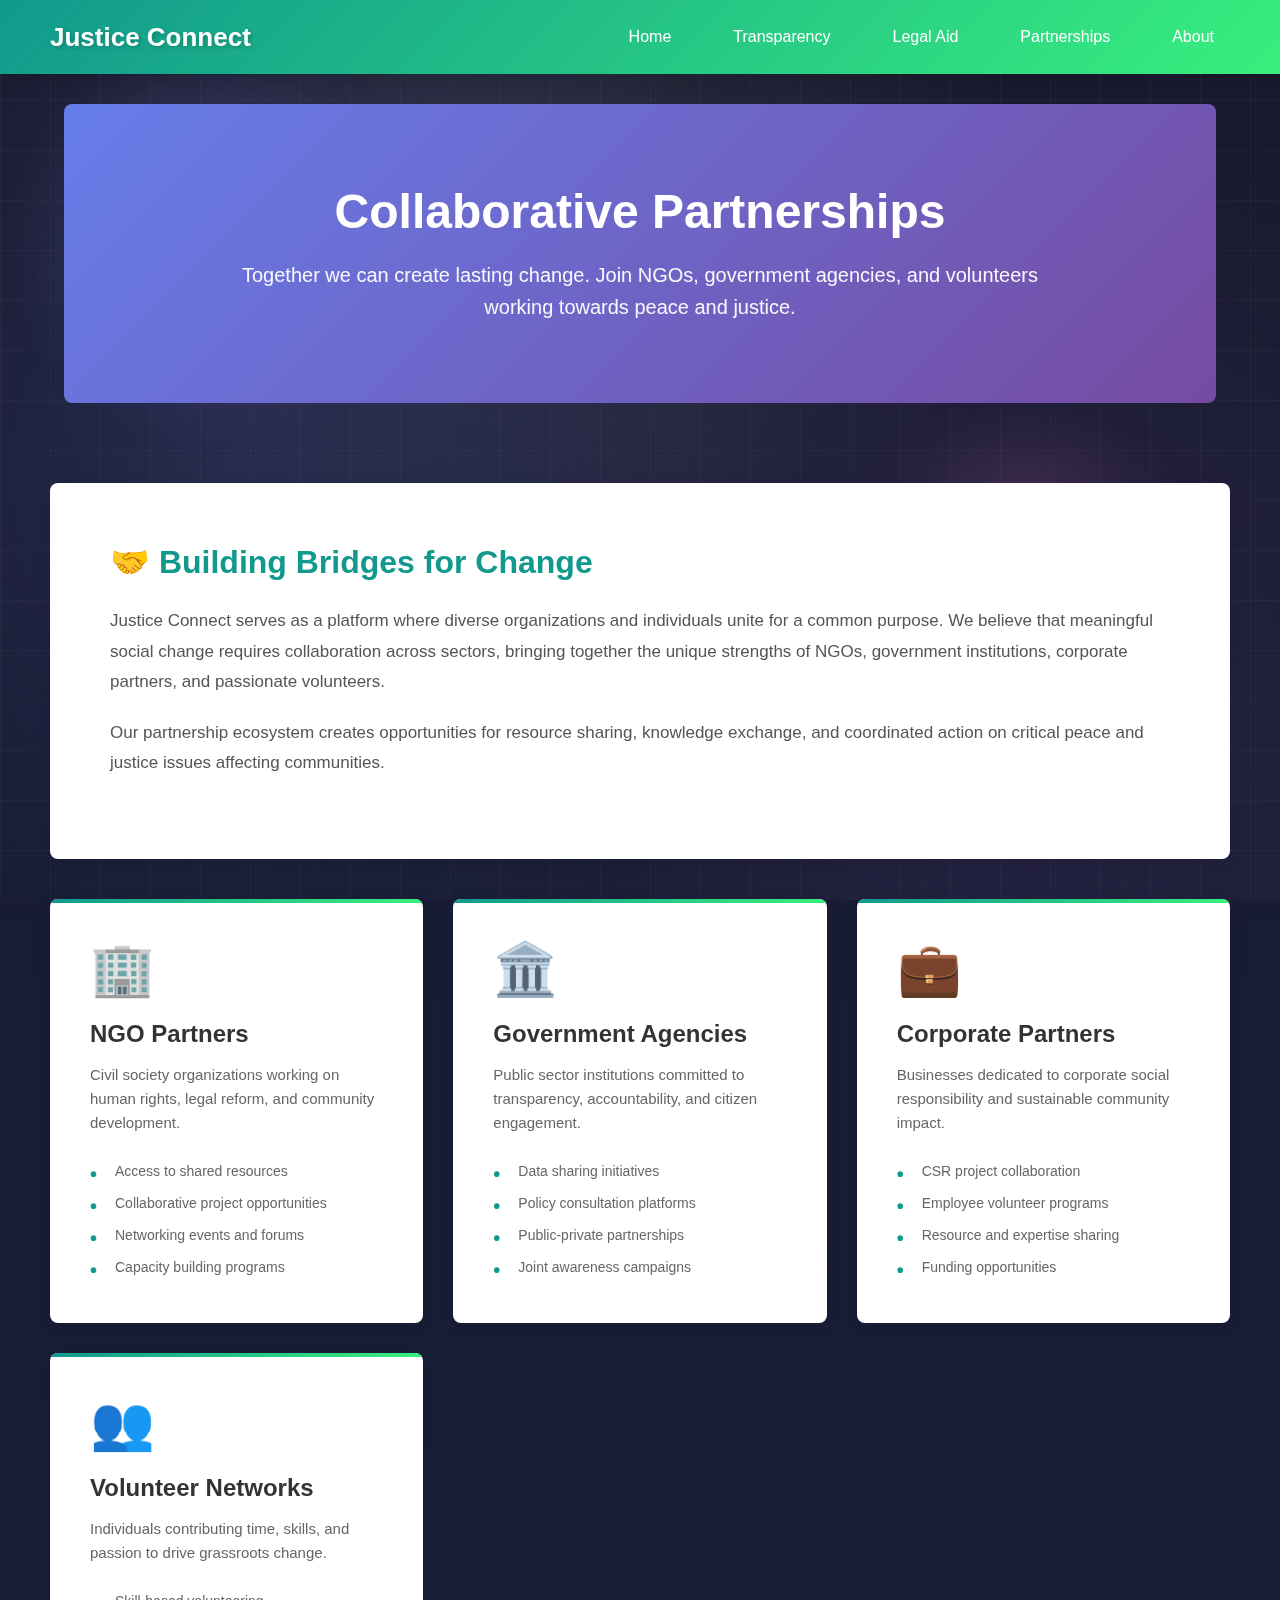
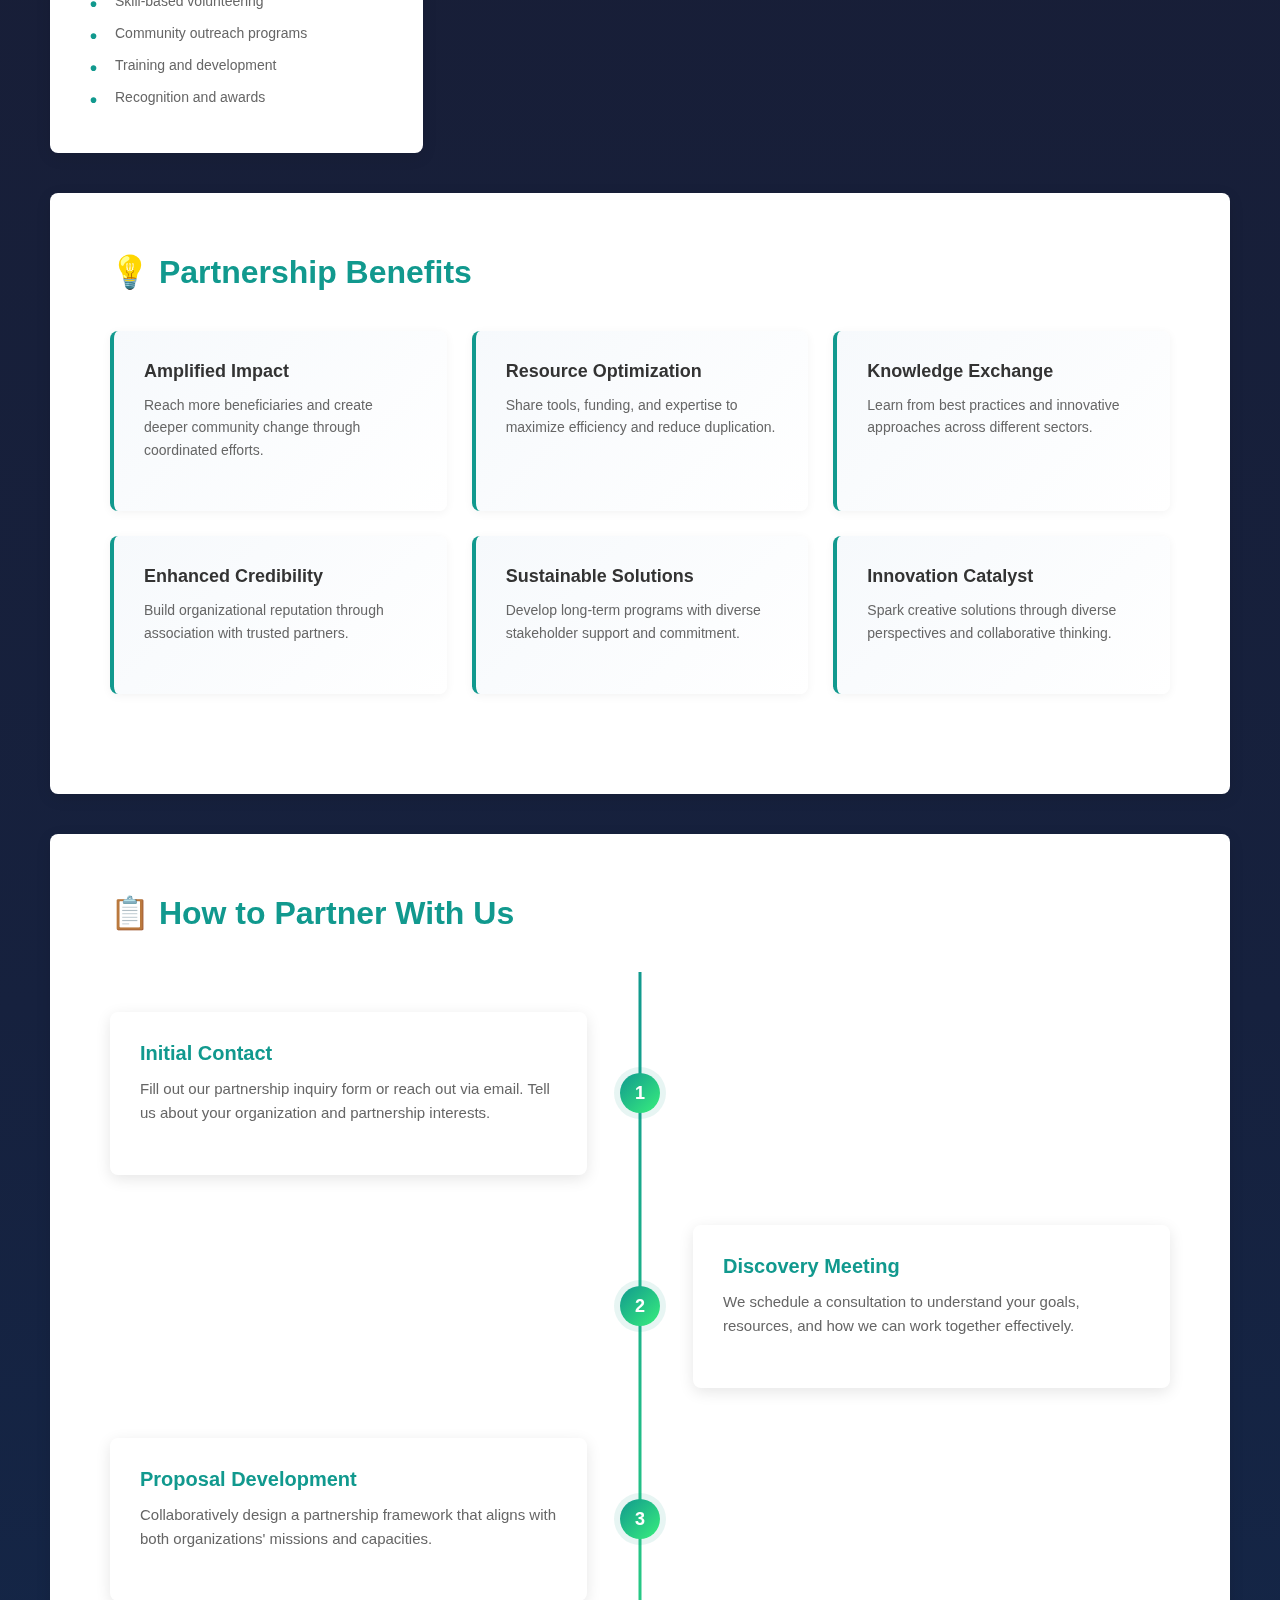
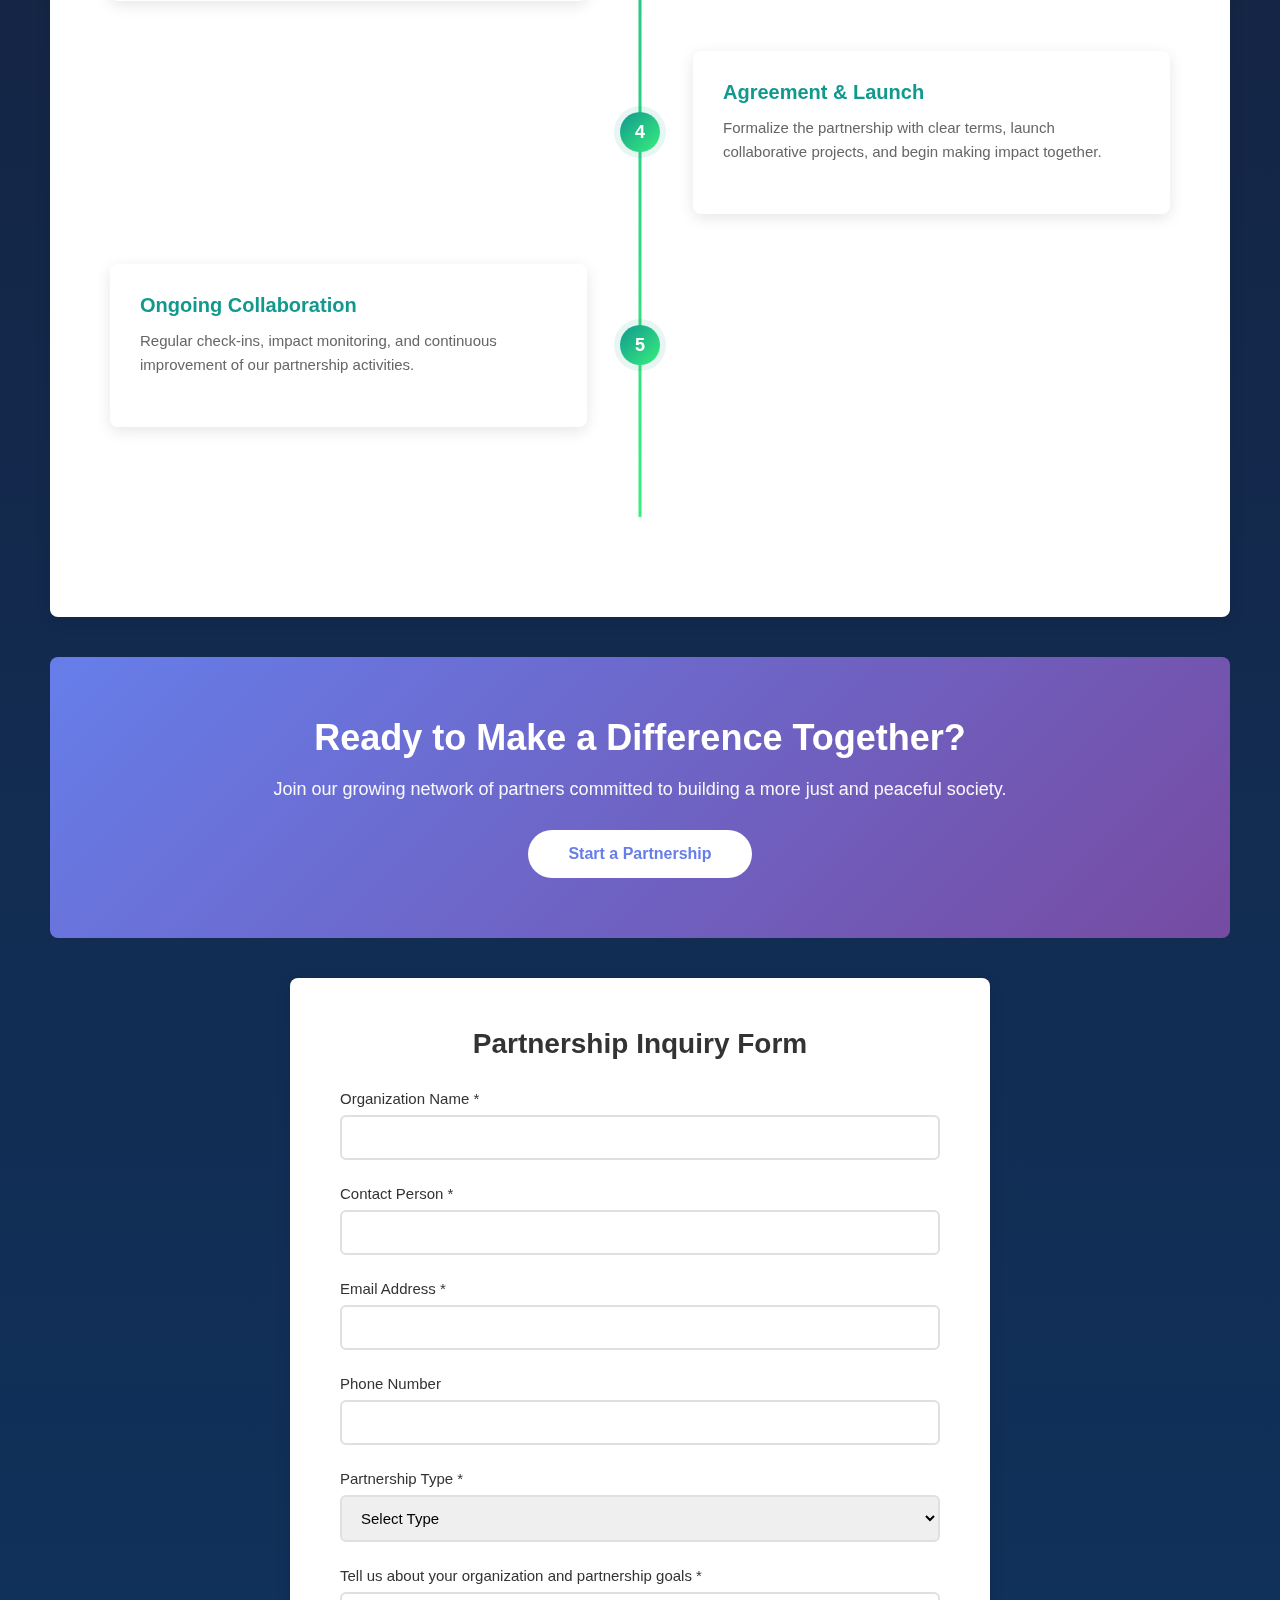
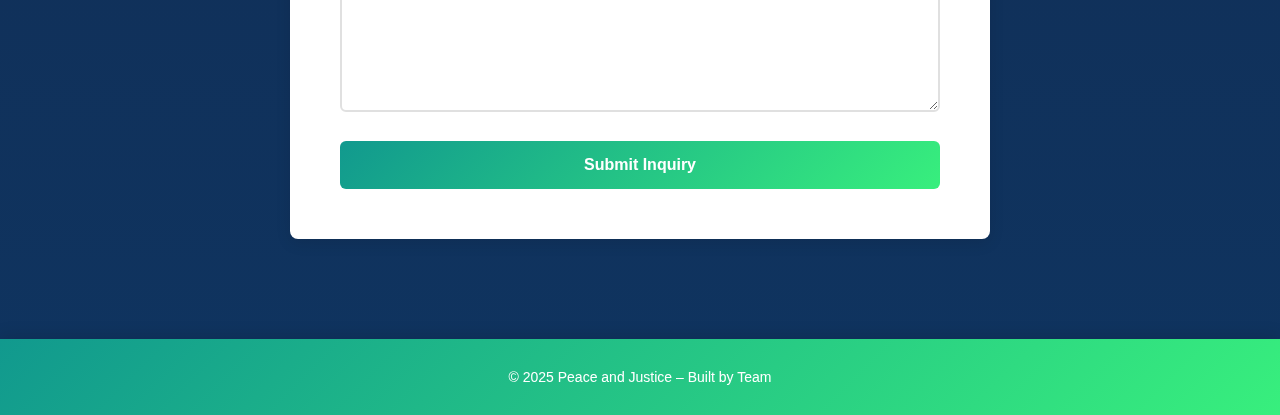
<file: partnership.html>
<!DOCTYPE html>
<html lang="en">
<head>
    <meta charset="UTF-8">
    <meta name="viewport" content="width=device-width, initial-scale=1.0">
    <title>Partnerships - Justice Connect</title>
    <style>
        * {
            margin: 0;
            padding: 0;
            box-sizing: border-box;
        }

        body {
            font-family: 'Segoe UI', Tahoma, Geneva, Verdana, sans-serif;
            background: linear-gradient(to bottom, #1a1a2e 0%, #16213e 50%, #0f3460 100%);
            min-height: 100vh;
            color: #333;
            position: relative;
            overflow-x: hidden;
        }

        /* Animated Background */
        body::before {
            content: '';
            position: fixed;
            top: 0;
            left: 0;
            width: 100%;
            height: 100%;
            background: 
                radial-gradient(circle at 20% 50%, rgba(102, 126, 234, 0.15) 0%, transparent 50%),
                radial-gradient(circle at 80% 80%, rgba(118, 75, 162, 0.15) 0%, transparent 50%),
                radial-gradient(circle at 40% 20%, rgba(255, 255, 255, 0.08) 0%, transparent 50%);
            animation: backgroundMove 20s ease-in-out infinite;
            z-index: 1;
        }

        @keyframes backgroundMove {
            0%, 100% {
                transform: scale(1) rotate(0deg);
                opacity: 1;
            }
            50% {
                transform: scale(1.2) rotate(10deg);
                opacity: 0.8;
            }
        }

        /* Floating Shapes */
        .bg-shape {
            position: fixed;
            border-radius: 50%;
            opacity: 0.15;
            z-index: 1;
            animation: floatShape 25s infinite ease-in-out;
            filter: blur(40px);
        }

        .bg-shape:nth-child(1) {
            width: 300px;
            height: 300px;
            background: linear-gradient(135deg, #667eea, #764ba2);
            top: 10%;
            left: 5%;
            animation-delay: 0s;
        }

        .bg-shape:nth-child(2) {
            width: 250px;
            height: 250px;
            background: linear-gradient(135deg, #f093fb, #f5576c);
            top: 50%;
            right: 10%;
            animation-delay: 5s;
        }

        .bg-shape:nth-child(3) {
            width: 200px;
            height: 200px;
            background: linear-gradient(135deg, #4facfe, #00f2fe);
            bottom: 15%;
            left: 15%;
            animation-delay: 10s;
        }

        @keyframes floatShape {
            0%, 100% {
                transform: translateY(0) translateX(0) rotate(0deg) scale(1);
            }
            25% {
                transform: translateY(-80px) translateX(50px) rotate(90deg) scale(1.1);
            }
            50% {
                transform: translateY(-150px) translateX(-30px) rotate(180deg) scale(0.9);
            }
            75% {
                transform: translateY(-80px) translateX(60px) rotate(270deg) scale(1.05);
            }
        }

        /* Grid Animation */
        body::after {
            content: '';
            position: fixed;
            top: 0;
            left: 0;
            width: 100%;
            height: 100%;
            background-image: 
                linear-gradient(rgba(255, 255, 255, 0.03) 1px, transparent 1px),
                linear-gradient(90deg, rgba(255, 255, 255, 0.03) 1px, transparent 1px);
            background-size: 50px 50px;
            animation: gridMove 30s linear infinite;
            z-index: 1;
        }

        @keyframes gridMove {
            0% {
                transform: translateY(0);
            }
            100% {
                transform: translateY(50px);
            }
        }

        .content-wrapper {
            position: relative;
            z-index: 10;
        }

        /* Header */
        header {
            display: flex;
            justify-content: space-between;
            align-items: center;
            padding: 20px 50px;
            background: linear-gradient(135deg, #11998e 0%, #38ef7d 100%);
            box-shadow: 0 4px 15px rgba(0, 0, 0, 0.15);
            position: sticky;
            top: 0;
            z-index: 100;
        }

        .logo {
            font-size: 26px;
            font-weight: bold;
            color: white;
            text-shadow: 2px 2px 4px rgba(0, 0, 0, 0.2);
        }

        nav {
            display: flex;
            gap: 30px;
        }

        nav a {
            text-decoration: none;
            color: white;
            font-size: 16px;
            font-weight: 500;
            transition: all 0.3s;
            padding: 8px 16px;
            border-radius: 20px;
        }

        nav a:hover {
            background-color: rgba(255, 255, 255, 0.2);
            transform: translateY(-2px);
        }

        /* Hero Section */
        .page-hero {
            width: 90%;
            margin: 30px auto;
            padding: 80px 60px;
            background: linear-gradient(135deg, #667eea 0%, #764ba2 100%);
            border-radius: 8px;
            text-align: center;
            color: white;
            position: relative;
            overflow: hidden;
        }

        .page-hero h1 {
            font-size: 48px;
            margin-bottom: 20px;
            font-weight: bold;
        }

        .page-hero p {
            font-size: 20px;
            opacity: 0.95;
            max-width: 800px;
            margin: 0 auto;
            line-height: 1.6;
        }

        /* Main Content */
        .main-content {
            max-width: 1400px;
            margin: 0 auto;
            padding: 50px;
        }

        /* Info Section */
        .info-section {
            background: white;
            padding: 60px;
            border-radius: 8px;
            margin-bottom: 40px;
            box-shadow: 0 4px 15px rgba(0, 0, 0, 0.1);
        }

        .info-section h2 {
            font-size: 32px;
            color: #11998e;
            margin-bottom: 25px;
        }

        .info-section p {
            font-size: 17px;
            line-height: 1.8;
            color: #555;
            margin-bottom: 20px;
        }

        /* Partner Types Grid */
        .partner-types {
            display: grid;
            grid-template-columns: repeat(auto-fit, minmax(300px, 1fr));
            gap: 30px;
            margin: 40px 0;
        }

        .partner-card {
            background: white;
            padding: 40px;
            border-radius: 8px;
            box-shadow: 0 4px 15px rgba(0, 0, 0, 0.1);
            transition: all 0.3s ease;
            position: relative;
            overflow: hidden;
        }

        .partner-card::before {
            content: '';
            position: absolute;
            top: 0;
            left: 0;
            width: 100%;
            height: 4px;
            background: linear-gradient(90deg, #11998e, #38ef7d);
        }

        .partner-card:hover {
            transform: translateY(-5px);
            box-shadow: 0 10px 30px rgba(17, 153, 142, 0.2);
        }

        .partner-card .icon {
            font-size: 52px;
            margin-bottom: 20px;
            display: block;
        }

        .partner-card h3 {
            font-size: 24px;
            color: #333;
            margin-bottom: 15px;
        }

        .partner-card p {
            font-size: 15px;
            line-height: 1.6;
            color: #666;
            margin-bottom: 20px;
        }

        .partner-card ul {
            list-style: none;
            padding: 0;
        }

        .partner-card li {
            font-size: 14px;
            color: #666;
            padding: 8px 0;
            padding-left: 25px;
            position: relative;
        }

        .partner-card li::before {
            content: '•';
            position: absolute;
            left: 0;
            color: #11998e;
            font-weight: bold;
            font-size: 20px;
        }

        /* Benefits Section */
        .benefits-grid {
            display: grid;
            grid-template-columns: repeat(auto-fit, minmax(250px, 1fr));
            gap: 25px;
            margin: 40px 0;
        }

        .benefit-box {
            background: linear-gradient(135deg, #f6f9fc 0%, #ffffff 100%);
            padding: 30px;
            border-radius: 8px;
            border-left: 4px solid #11998e;
            box-shadow: 0 2px 10px rgba(0, 0, 0, 0.05);
            transition: all 0.3s ease;
        }

        .benefit-box:hover {
            border-left-width: 8px;
            box-shadow: 0 4px 20px rgba(17, 153, 142, 0.15);
            transform: translateX(5px);
        }

        .benefit-box h4 {
            font-size: 18px;
            color: #333;
            margin-bottom: 12px;
        }

        .benefit-box p {
            font-size: 14px;
            color: #666;
            line-height: 1.6;
        }

        /* Process Timeline */
        .timeline {
            position: relative;
            padding: 40px 0;
            margin: 40px 0;
        }

        .timeline::before {
            content: '';
            position: absolute;
            left: 50%;
            top: 0;
            bottom: 0;
            width: 3px;
            background: linear-gradient(180deg, #11998e, #38ef7d);
            transform: translateX(-50%);
        }

        .timeline-item {
            position: relative;
            margin-bottom: 50px;
            display: flex;
            align-items: center;
        }

        .timeline-item:nth-child(odd) {
            flex-direction: row;
        }

        .timeline-item:nth-child(even) {
            flex-direction: row-reverse;
        }

        .timeline-content {
            background: white;
            padding: 30px;
            border-radius: 8px;
            box-shadow: 0 4px 15px rgba(0, 0, 0, 0.1);
            width: 45%;
            position: relative;
        }

        .timeline-content h3 {
            font-size: 20px;
            color: #11998e;
            margin-bottom: 12px;
        }

        .timeline-content p {
            font-size: 15px;
            color: #666;
            line-height: 1.6;
        }

        .timeline-marker {
            position: absolute;
            left: 50%;
            transform: translateX(-50%);
            width: 40px;
            height: 40px;
            background: linear-gradient(135deg, #11998e, #38ef7d);
            border-radius: 50%;
            display: flex;
            align-items: center;
            justify-content: center;
            color: white;
            font-weight: bold;
            font-size: 18px;
            box-shadow: 0 0 0 6px rgba(17, 153, 142, 0.1);
        }

        /* CTA Section */
        .cta-section {
            background: linear-gradient(135deg, #667eea 0%, #764ba2 100%);
            padding: 60px;
            border-radius: 8px;
            text-align: center;
            color: white;
            margin: 40px 0;
        }

        .cta-section h2 {
            font-size: 36px;
            margin-bottom: 20px;
        }

        .cta-section p {
            font-size: 18px;
            margin-bottom: 30px;
            opacity: 0.95;
        }

        .cta-button {
            display: inline-block;
            padding: 15px 40px;
            background: white;
            color: #667eea;
            text-decoration: none;
            border-radius: 30px;
            font-weight: bold;
            font-size: 16px;
            transition: all 0.3s;
        }

        .cta-button:hover {
            transform: translateY(-3px);
            box-shadow: 0 10px 25px rgba(0, 0, 0, 0.2);
        }

        /* Contact Form */
        .contact-form {
            background: white;
            padding: 50px;
            border-radius: 8px;
            box-shadow: 0 4px 15px rgba(0, 0, 0, 0.1);
            max-width: 700px;
            margin: 0 auto;
        }

        .contact-form h3 {
            font-size: 28px;
            color: #333;
            margin-bottom: 30px;
            text-align: center;
        }

        .form-group {
            margin-bottom: 25px;
        }

        .form-group label {
            display: block;
            font-size: 15px;
            color: #333;
            margin-bottom: 8px;
            font-weight: 500;
        }

        .form-group input,
        .form-group select,
        .form-group textarea {
            width: 100%;
            padding: 12px 15px;
            border: 2px solid #e0e0e0;
            border-radius: 6px;
            font-size: 15px;
            font-family: inherit;
            transition: border-color 0.3s;
        }

        .form-group input:focus,
        .form-group select:focus,
        .form-group textarea:focus {
            outline: none;
            border-color: #11998e;
        }

        .form-group textarea {
            resize: vertical;
            min-height: 120px;
        }

        .submit-btn {
            width: 100%;
            padding: 15px;
            background: linear-gradient(135deg, #11998e, #38ef7d);
            color: white;
            border: none;
            border-radius: 6px;
            font-size: 16px;
            font-weight: bold;
            cursor: pointer;
            transition: all 0.3s;
        }

        .submit-btn:hover {
            transform: translateY(-2px);
            box-shadow: 0 5px 15px rgba(17, 153, 142, 0.3);
        }

        /* Footer */
        footer {
            text-align: center;
            padding: 30px;
            background: linear-gradient(135deg, #11998e 0%, #38ef7d 100%);
            color: white;
            font-size: 14px;
            margin-top: 50px;
            box-shadow: 0 -4px 15px rgba(0, 0, 0, 0.1);
        }

        /* Responsive */
        @media (max-width: 768px) {
            header {
                flex-direction: column;
                gap: 20px;
                padding: 20px;
            }

            nav {
                flex-direction: column;
                gap: 10px;
                text-align: center;
            }

            .page-hero {
                padding: 50px 30px;
            }

            .page-hero h1 {
                font-size: 32px;
            }

            .main-content {
                padding: 20px;
            }

            .info-section {
                padding: 30px 20px;
            }

            .partner-types,
            .benefits-grid {
                grid-template-columns: 1fr;
            }

            .timeline::before {
                left: 30px;
            }

            .timeline-item {
                flex-direction: row !important;
                padding-left: 60px;
            }

            .timeline-content {
                width: 100%;
            }

            .timeline-marker {
                left: 30px;
            }

            .contact-form {
                padding: 30px 20px;
            }
        }
    </style>
</head>
<body>
    <!-- Floating Background Shapes -->
    <div class="bg-shape"></div>
    <div class="bg-shape"></div>
    <div class="bg-shape"></div>

    <div class="content-wrapper">
        <!-- Header -->
        <header>
            <div class="logo">Justice Connect</div>
            <nav>
                <a href="final.html">Home</a>
                <a href="transparency.html">Transparency</a>
                <a href="legal aid.html">Legal Aid</a>
                <a href="#partnerships">Partnerships</a>
                <a href="About.html">About</a>
            </nav>
        </header>

        <!-- Hero Section -->
        <section class="page-hero">
            <h1>Collaborative Partnerships</h1>
            <p>Together we can create lasting change. Join NGOs, government agencies, and volunteers working towards peace and justice.</p>
        </section>

        <!-- Main Content -->
        <main class="main-content">
            <!-- Introduction -->
            <section class="info-section">
                <h2>🤝 Building Bridges for Change</h2>
                <p>Justice Connect serves as a platform where diverse organizations and individuals unite for a common purpose. We believe that meaningful social change requires collaboration across sectors, bringing together the unique strengths of NGOs, government institutions, corporate partners, and passionate volunteers.</p>
                <p>Our partnership ecosystem creates opportunities for resource sharing, knowledge exchange, and coordinated action on critical peace and justice issues affecting communities.</p>
            </section>

            <!-- Partner Types -->
            <section class="partner-types">
                <div class="partner-card">
                    <span class="icon">🏢</span>
                    <h3>NGO Partners</h3>
                    <p>Civil society organizations working on human rights, legal reform, and community development.</p>
                    <ul>
                        <li>Access to shared resources</li>
                        <li>Collaborative project opportunities</li>
                        <li>Networking events and forums</li>
                        <li>Capacity building programs</li>
                    </ul>
                </div>

                <div class="partner-card">
                    <span class="icon">🏛️</span>
                    <h3>Government Agencies</h3>
                    <p>Public sector institutions committed to transparency, accountability, and citizen engagement.</p>
                    <ul>
                        <li>Data sharing initiatives</li>
                        <li>Policy consultation platforms</li>
                        <li>Public-private partnerships</li>
                        <li>Joint awareness campaigns</li>
                    </ul>
                </div>

                <div class="partner-card">
                    <span class="icon">💼</span>
                    <h3>Corporate Partners</h3>
                    <p>Businesses dedicated to corporate social responsibility and sustainable community impact.</p>
                    <ul>
                        <li>CSR project collaboration</li>
                        <li>Employee volunteer programs</li>
                        <li>Resource and expertise sharing</li>
                        <li>Funding opportunities</li>
                    </ul>
                </div>

                <div class="partner-card">
                    <span class="icon">👥</span>
                    <h3>Volunteer Networks</h3>
                    <p>Individuals contributing time, skills, and passion to drive grassroots change.</p>
                    <ul>
                        <li>Skill-based volunteering</li>
                        <li>Community outreach programs</li>
                        <li>Training and development</li>
                        <li>Recognition and awards</li>
                    </ul>
                </div>
            </section>

            <!-- Benefits Section -->
            <section class="info-section">
                <h2>💡 Partnership Benefits</h2>
                <div class="benefits-grid">
                    <div class="benefit-box">
                        <h4>Amplified Impact</h4>
                        <p>Reach more beneficiaries and create deeper community change through coordinated efforts.</p>
                    </div>
                    <div class="benefit-box">
                        <h4>Resource Optimization</h4>
                        <p>Share tools, funding, and expertise to maximize efficiency and reduce duplication.</p>
                    </div>
                    <div class="benefit-box">
                        <h4>Knowledge Exchange</h4>
                        <p>Learn from best practices and innovative approaches across different sectors.</p>
                    </div>
                    <div class="benefit-box">
                        <h4>Enhanced Credibility</h4>
                        <p>Build organizational reputation through association with trusted partners.</p>
                    </div>
                    <div class="benefit-box">
                        <h4>Sustainable Solutions</h4>
                        <p>Develop long-term programs with diverse stakeholder support and commitment.</p>
                    </div>
                    <div class="benefit-box">
                        <h4>Innovation Catalyst</h4>
                        <p>Spark creative solutions through diverse perspectives and collaborative thinking.</p>
                    </div>
                </div>
            </section>

            <!-- Partnership Process -->
            <section class="info-section">
                <h2>📋 How to Partner With Us</h2>
                <div class="timeline">
                    <div class="timeline-item">
                        <div class="timeline-marker">1</div>
                        <div class="timeline-content">
                            <h3>Initial Contact</h3>
                            <p>Fill out our partnership inquiry form or reach out via email. Tell us about your organization and partnership interests.</p>
                        </div>
                    </div>

                    <div class="timeline-item">
                        <div class="timeline-marker">2</div>
                        <div class="timeline-content">
                            <h3>Discovery Meeting</h3>
                            <p>We schedule a consultation to understand your goals, resources, and how we can work together effectively.</p>
                        </div>
                    </div>

                    <div class="timeline-item">
                        <div class="timeline-marker">3</div>
                        <div class="timeline-content">
                            <h3>Proposal Development</h3>
                            <p>Collaboratively design a partnership framework that aligns with both organizations' missions and capacities.</p>
                        </div>
                    </div>

                    <div class="timeline-item">
                        <div class="timeline-marker">4</div>
                        <div class="timeline-content">
                            <h3>Agreement & Launch</h3>
                            <p>Formalize the partnership with clear terms, launch collaborative projects, and begin making impact together.</p>
                        </div>
                    </div>

                    <div class="timeline-item">
                        <div class="timeline-marker">5</div>
                        <div class="timeline-content">
                            <h3>Ongoing Collaboration</h3>
                            <p>Regular check-ins, impact monitoring, and continuous improvement of our partnership activities.</p>
                        </div>
                    </div>
                </div>
            </section>

            <!-- CTA Section -->
            <section class="cta-section">
                <h2>Ready to Make a Difference Together?</h2>
                <p>Join our growing network of partners committed to building a more just and peaceful society.</p>
                <a href="#contact-form" class="cta-button">Start a Partnership</a>
            </section>

            <!-- Contact Form -->
            <section class="contact-form" id="contact-form">
                <h3>Partnership Inquiry Form</h3>
                <form>
                    <div class="form-group">
                        <label for="org-name">Organization Name *</label>
                        <input type="text" id="org-name" name="org-name" required>
                    </div>

                    <div class="form-group">
                        <label for="contact-name">Contact Person *</label>
                        <input type="text" id="contact-name" name="contact-name" required>
                    </div>

                    <div class="form-group">
                        <label for="email">Email Address *</label>
                        <input type="email" id="email" name="email" required>
                    </div>

                    <div class="form-group">
                        <label for="phone">Phone Number</label>
                        <input type="tel" id="phone" name="phone">
                    </div>

                    <div class="form-group">
                        <label for="partner-type">Partnership Type *</label>
                        <select id="partner-type" name="partner-type" required>
                            <option value="">Select Type</option>
                            <option value="ngo">NGO Partner</option>
                            <option value="government">Government Agency</option>
                            <option value="corporate">Corporate Partner</option>
                            <option value="volunteer">Volunteer Network</option>
                            <option value="other">Other</option>
                        </select>
                    </div>

                    <div class="form-group">
                        <label for="message">Tell us about your organization and partnership goals *</label>
                        <textarea id="message" name="message" required></textarea>
                    </div>

                    <button type="submit" class="submit-btn">Submit Inquiry</button>
                </form>
            </section>
        </main>

        <!-- Footer -->
        <footer>
            © 2025 Peace and Justice – Built by Team
        </footer>
    </div>
</body>
</html>
</file>
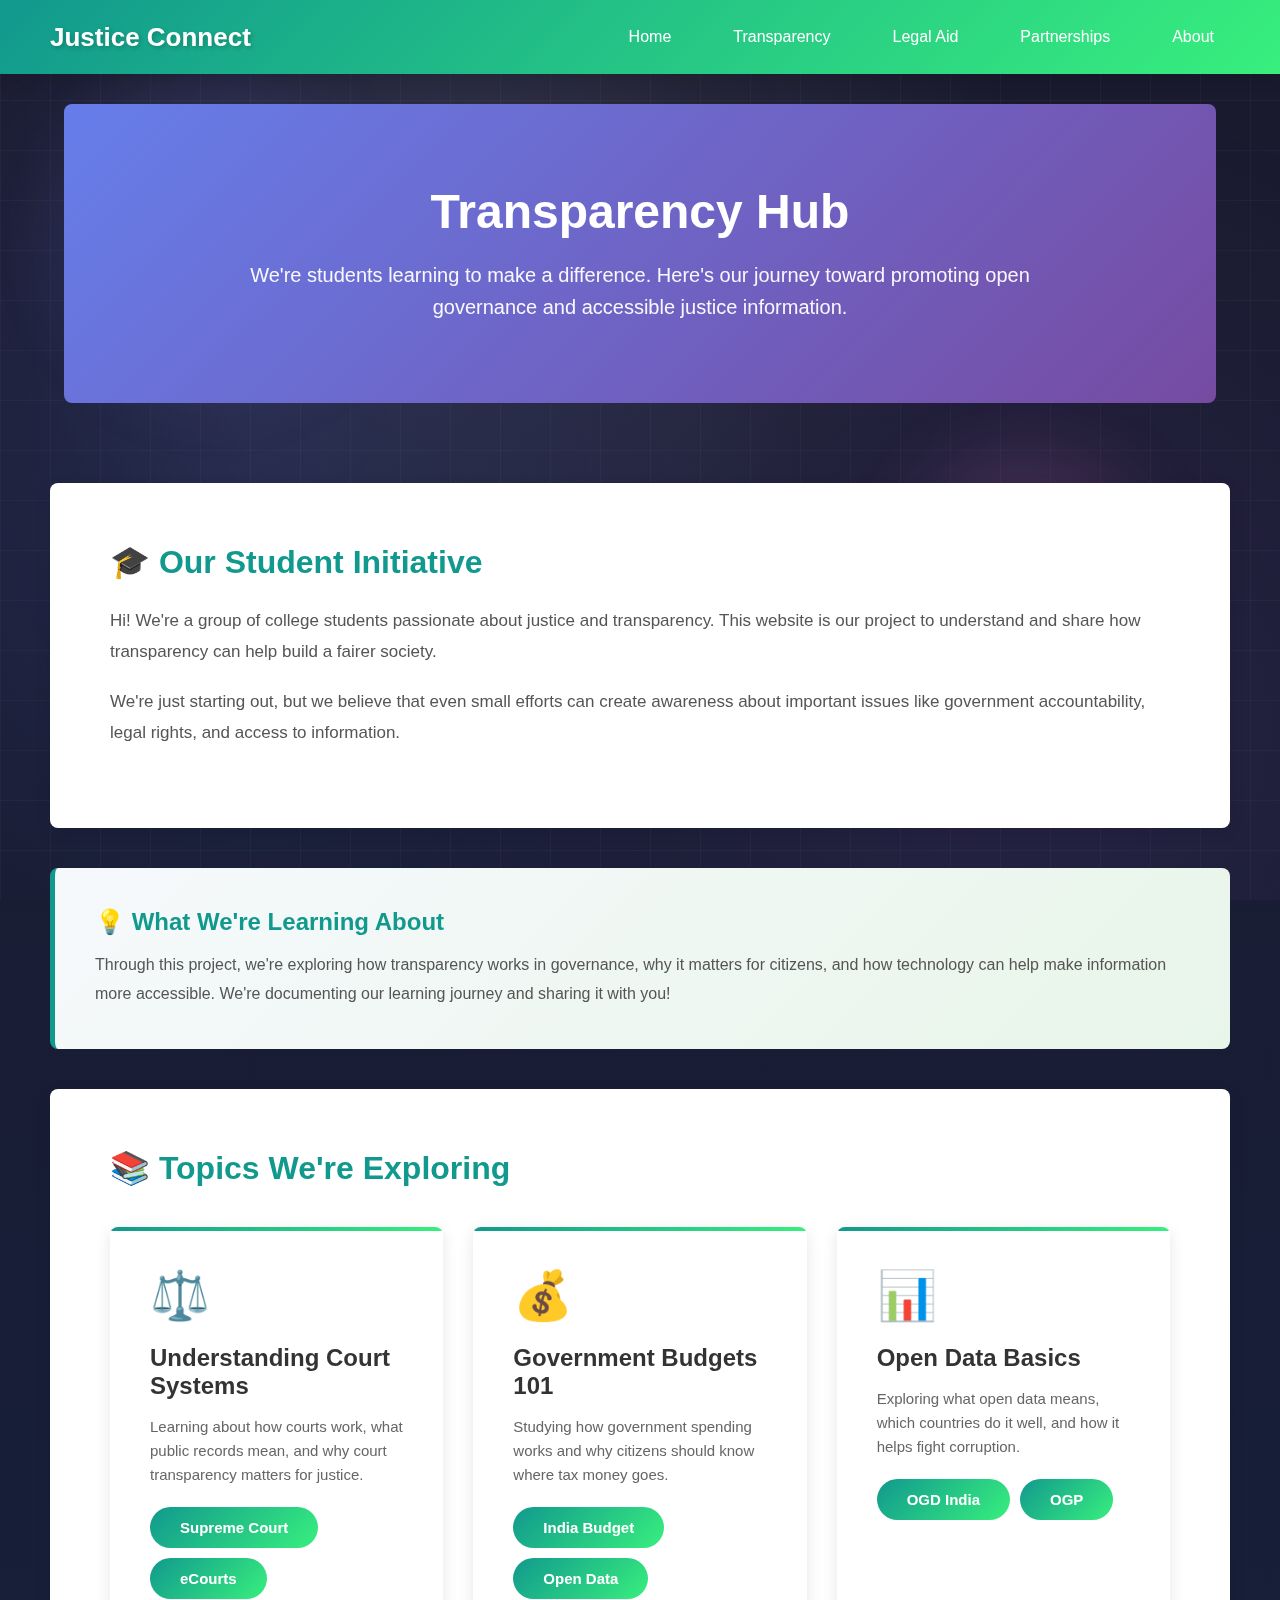
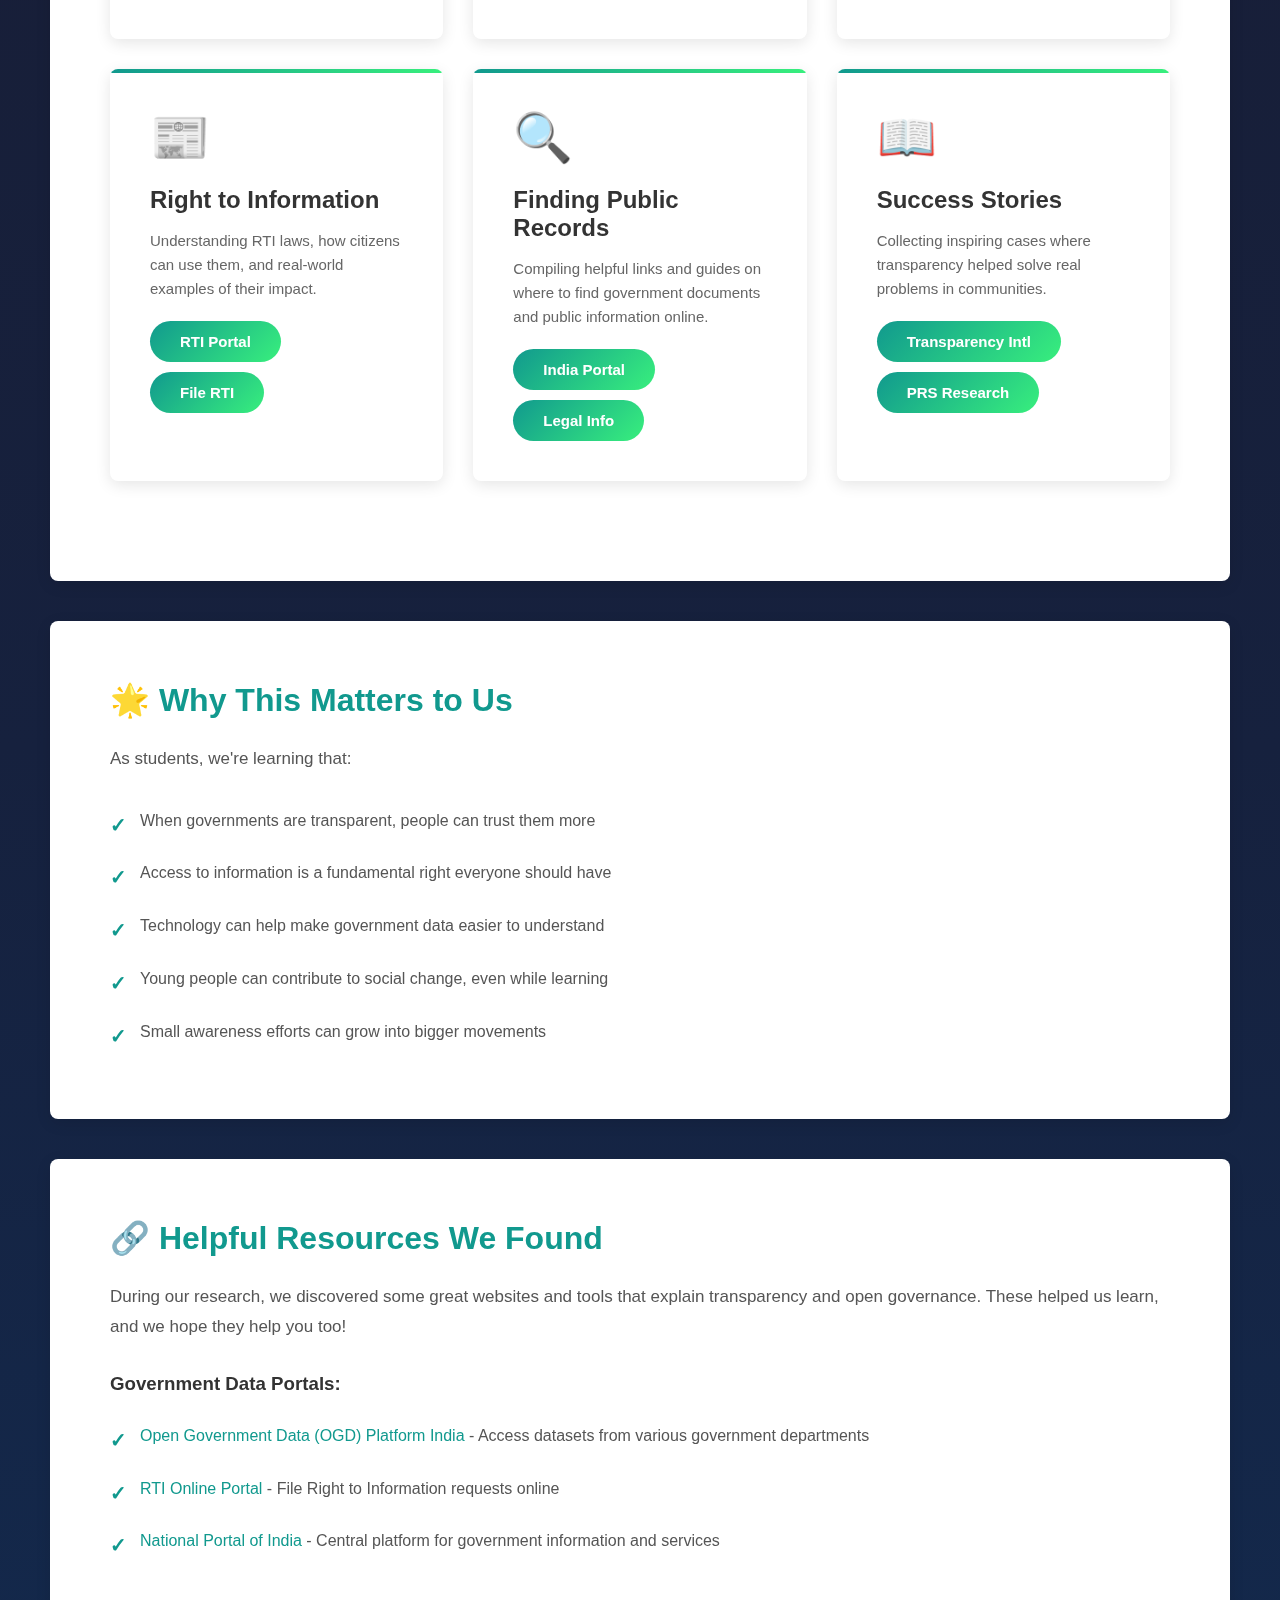
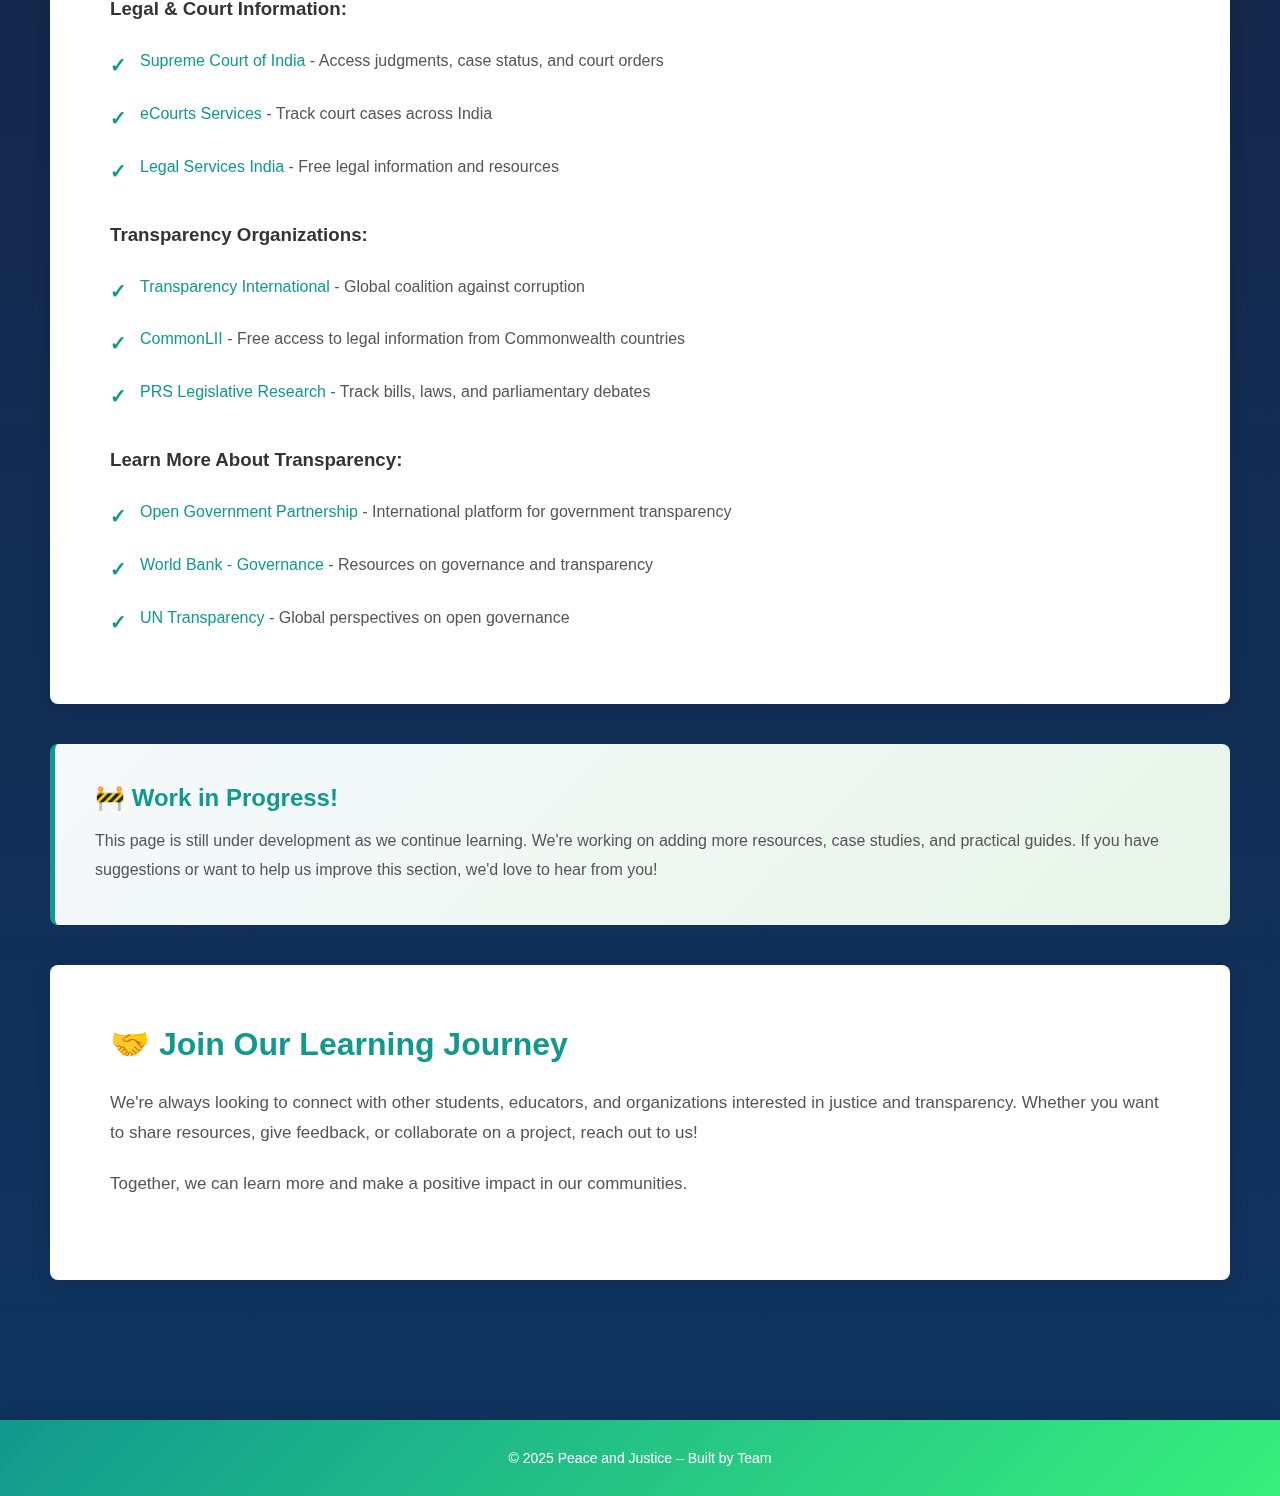
<file: transparency 2 .html>
<!DOCTYPE html>
<html lang="en">
<head>
    <meta charset="UTF-8">
    <meta name="viewport" content="width=device-width, initial-scale=1.0">
    <title>Transparency - Justice Connect</title>
    <style>
        * {
            margin: 0;
            padding: 0;
            box-sizing: border-box;
        }

        body {
            font-family: 'Segoe UI', Tahoma, Geneva, Verdana, sans-serif;
            background: linear-gradient(to bottom, #1a1a2e 0%, #16213e 50%, #0f3460 100%);
            min-height: 100vh;
            color: #333;
            position: relative;
            overflow-x: hidden;
        }

        /* Animated Background */
        body::before {
            content: '';
            position: fixed;
            top: 0;
            left: 0;
            width: 100%;
            height: 100%;
            background: 
                radial-gradient(circle at 20% 50%, rgba(102, 126, 234, 0.15) 0%, transparent 50%),
                radial-gradient(circle at 80% 80%, rgba(118, 75, 162, 0.15) 0%, transparent 50%),
                radial-gradient(circle at 40% 20%, rgba(255, 255, 255, 0.08) 0%, transparent 50%);
            animation: backgroundMove 20s ease-in-out infinite;
            z-index: 1;
        }

        @keyframes backgroundMove {
            0%, 100% {
                transform: scale(1) rotate(0deg);
                opacity: 1;
            }
            50% {
                transform: scale(1.2) rotate(10deg);
                opacity: 0.8;
            }
        }

        /* Floating Shapes */
        .bg-shape {
            position: fixed;
            border-radius: 50%;
            opacity: 0.15;
            z-index: 1;
            animation: floatShape 25s infinite ease-in-out;
            filter: blur(40px);
        }

        .bg-shape:nth-child(1) {
            width: 300px;
            height: 300px;
            background: linear-gradient(135deg, #667eea, #764ba2);
            top: 10%;
            left: 5%;
            animation-delay: 0s;
        }

        .bg-shape:nth-child(2) {
            width: 250px;
            height: 250px;
            background: linear-gradient(135deg, #f093fb, #f5576c);
            top: 50%;
            right: 10%;
            animation-delay: 5s;
        }

        .bg-shape:nth-child(3) {
            width: 200px;
            height: 200px;
            background: linear-gradient(135deg, #4facfe, #00f2fe);
            bottom: 15%;
            left: 15%;
            animation-delay: 10s;
        }

        @keyframes floatShape {
            0%, 100% {
                transform: translateY(0) translateX(0) rotate(0deg) scale(1);
            }
            25% {
                transform: translateY(-80px) translateX(50px) rotate(90deg) scale(1.1);
            }
            50% {
                transform: translateY(-150px) translateX(-30px) rotate(180deg) scale(0.9);
            }
            75% {
                transform: translateY(-80px) translateX(60px) rotate(270deg) scale(1.05);
            }
        }

        /* Grid Animation */
        body::after {
            content: '';
            position: fixed;
            top: 0;
            left: 0;
            width: 100%;
            height: 100%;
            background-image: 
                linear-gradient(rgba(255, 255, 255, 0.03) 1px, transparent 1px),
                linear-gradient(90deg, rgba(255, 255, 255, 0.03) 1px, transparent 1px);
            background-size: 50px 50px;
            animation: gridMove 30s linear infinite;
            z-index: 1;
        }

        @keyframes gridMove {
            0% {
                transform: translateY(0);
            }
            100% {
                transform: translateY(50px);
            }
        }

        .content-wrapper {
            position: relative;
            z-index: 10;
        }

        /* Header */
        header {
            display: flex;
            justify-content: space-between;
            align-items: center;
            padding: 20px 50px;
            background: linear-gradient(135deg, #11998e 0%, #38ef7d 100%);
            box-shadow: 0 4px 15px rgba(0, 0, 0, 0.15);
            position: sticky;
            top: 0;
            z-index: 100;
        }

        .logo {
            font-size: 26px;
            font-weight: bold;
            color: white;
            text-shadow: 2px 2px 4px rgba(0, 0, 0, 0.2);
        }

        nav {
            display: flex;
            gap: 30px;
        }

        nav a {
            text-decoration: none;
            color: white;
            font-size: 16px;
            font-weight: 500;
            transition: all 0.3s;
            padding: 8px 16px;
            border-radius: 20px;
        }

        nav a:hover {
            background-color: rgba(255, 255, 255, 0.2);
            transform: translateY(-2px);
        }

        /* Hero Section */
        .page-hero {
            width: 90%;
            margin: 30px auto;
            padding: 80px 60px;
            background: linear-gradient(135deg, #667eea 0%, #764ba2 100%);
            border-radius: 8px;
            text-align: center;
            color: white;
            position: relative;
            overflow: hidden;
        }

        .page-hero h1 {
            font-size: 48px;
            margin-bottom: 20px;
            font-weight: bold;
        }

        .page-hero p {
            font-size: 20px;
            opacity: 0.95;
            max-width: 800px;
            margin: 0 auto;
            line-height: 1.6;
        }

        /* Main Content */
        .main-content {
            max-width: 1400px;
            margin: 0 auto;
            padding: 50px;
        }

        /* Info Section */
        .info-section {
            background: white;
            padding: 60px;
            border-radius: 8px;
            margin-bottom: 40px;
            box-shadow: 0 4px 15px rgba(0, 0, 0, 0.1);
        }

        .info-section h2 {
            font-size: 32px;
            color: #11998e;
            margin-bottom: 25px;
        }

        .info-section p {
            font-size: 17px;
            line-height: 1.8;
            color: #555;
            margin-bottom: 20px;
        }

        .info-section ul {
            list-style: none;
            padding-left: 0;
        }

        .info-section li {
            font-size: 16px;
            line-height: 1.8;
            color: #555;
            padding: 12px 0;
            padding-left: 30px;
            position: relative;
        }

        .info-section li::before {
            content: '✓';
            position: absolute;
            left: 0;
            color: #11998e;
            font-weight: bold;
            font-size: 20px;
        }

        /* Data Cards Grid */
        .data-grid {
            display: grid;
            grid-template-columns: repeat(auto-fit, minmax(300px, 1fr));
            gap: 30px;
            margin: 40px 0;
        }

        .data-card {
            background: white;
            padding: 40px;
            border-radius: 8px;
            box-shadow: 0 4px 15px rgba(0, 0, 0, 0.1);
            transition: all 0.3s ease;
            position: relative;
            overflow: hidden;
        }

        .data-card::before {
            content: '';
            position: absolute;
            top: 0;
            left: 0;
            width: 100%;
            height: 4px;
            background: linear-gradient(90deg, #11998e, #38ef7d);
        }

        .data-card:hover {
            transform: translateY(-5px);
            box-shadow: 0 10px 30px rgba(17, 153, 142, 0.2);
        }

        .data-card h3 {
            font-size: 24px;
            color: #333;
            margin-bottom: 15px;
        }

        .data-card p {
            font-size: 15px;
            line-height: 1.6;
            color: #666;
            margin-bottom: 20px;
        }

        .data-card .icon {
            font-size: 48px;
            margin-bottom: 20px;
            display: block;
        }

        .learn-more-btn {
            display: inline-block;
            padding: 12px 30px;
            background: linear-gradient(135deg, #11998e, #38ef7d);
            color: white;
            text-decoration: none;
            border-radius: 25px;
            font-weight: 600;
            transition: all 0.3s;
            border: none;
            cursor: pointer;
            font-size: 15px;
        }

        .learn-more-btn:hover {
            transform: translateY(-2px);
            box-shadow: 0 5px 15px rgba(17, 153, 142, 0.3);
        }

        /* Vision Box */
        .vision-box {
            background: linear-gradient(135deg, #f6f9fc 0%, #e8f5e9 100%);
            padding: 40px;
            border-radius: 8px;
            border-left: 5px solid #11998e;
            margin: 40px 0;
        }

        .vision-box h3 {
            font-size: 24px;
            color: #11998e;
            margin-bottom: 15px;
        }

        .vision-box p {
            font-size: 16px;
            line-height: 1.8;
            color: #555;
        }

        /* Footer */
        footer {
            text-align: center;
            padding: 30px;
            background: linear-gradient(135deg, #11998e 0%, #38ef7d 100%);
            color: white;
            font-size: 14px;
            margin-top: 50px;
            box-shadow: 0 -4px 15px rgba(0, 0, 0, 0.1);
        }

        /* Responsive */
        @media (max-width: 768px) {
            header {
                flex-direction: column;
                gap: 20px;
                padding: 20px;
            }

            nav {
                flex-direction: column;
                gap: 10px;
                text-align: center;
            }

            .page-hero {
                padding: 50px 30px;
            }

            .page-hero h1 {
                font-size: 32px;
            }

            .main-content {
                padding: 20px;
            }

            .info-section {
                padding: 30px 20px;
            }

            .data-grid {
                grid-template-columns: 1fr;
            }
        }
    </style>
</head>
<body>
    <!-- Floating Background Shapes -->
    <div class="bg-shape"></div>
    <div class="bg-shape"></div>
    <div class="bg-shape"></div>

    <div class="content-wrapper">
        <!-- Header -->
        <header>
            <div class="logo">Justice Connect</div>
            <nav>
                <a href="index.html">Home</a>
                <a href="transparency 2 .html">Transparency</a>
                <a href="legal aid.html">Legal Aid</a>
                <a href="partnership.html">Partnerships</a>
                <a href="About.html">About</a>
            </nav>
        </header>

        <!-- Hero Section -->
        <section class="page-hero">
            <h1>Transparency Hub</h1>
            <p>We're students learning to make a difference. Here's our journey toward promoting open governance and accessible justice information.</p>
        </section>

        <!-- Main Content -->
        <main class="main-content">
            <!-- Introduction -->
            <section class="info-section">
                <h2>🎓 Our Student Initiative</h2>
                <p>Hi! We're a group of college students passionate about justice and transparency. This website is our project to understand and share how transparency can help build a fairer society.</p>
                <p>We're just starting out, but we believe that even small efforts can create awareness about important issues like government accountability, legal rights, and access to information.</p>
            </section>

            <!-- Vision -->
            <div class="vision-box">
                <h3>💡 What We're Learning About</h3>
                <p>Through this project, we're exploring how transparency works in governance, why it matters for citizens, and how technology can help make information more accessible. We're documenting our learning journey and sharing it with you!</p>
            </div>

            <!-- What We Cover -->
            <section class="info-section">
                <h2>📚 Topics We're Exploring</h2>
                <div class="data-grid">
                    <div class="data-card">
                        <span class="icon">⚖️</span>
                        <h3>Understanding Court Systems</h3>
                        <p>Learning about how courts work, what public records mean, and why court transparency matters for justice.</p>
                        <div style="display: flex; gap: 10px; flex-wrap: wrap;">
                            <a href="https://main.sci.gov.in" target="_blank" class="learn-more-btn">Supreme Court</a>
                            <a href="https://www.ecourts.gov.in" target="_blank" class="learn-more-btn">eCourts</a>
                        </div>
                    </div>

                    <div class="data-card">
                        <span class="icon">💰</span>
                        <h3>Government Budgets 101</h3>
                        <p>Studying how government spending works and why citizens should know where tax money goes.</p>
                        <div style="display: flex; gap: 10px; flex-wrap: wrap;">
                            <a href="https://www.indiabudget.gov.in" target="_blank" class="learn-more-btn">India Budget</a>
                            <a href="https://data.gov.in" target="_blank" class="learn-more-btn">Open Data</a>
                        </div>
                    </div>

                    <div class="data-card">
                        <span class="icon">📊</span>
                        <h3>Open Data Basics</h3>
                        <p>Exploring what open data means, which countries do it well, and how it helps fight corruption.</p>
                        <div style="display: flex; gap: 10px; flex-wrap: wrap;">
                            <a href="https://data.gov.in" target="_blank" class="learn-more-btn">OGD India</a>
                            <a href="https://www.opengovpartnership.org" target="_blank" class="learn-more-btn">OGP</a>
                        </div>
                    </div>

                    <div class="data-card">
                        <span class="icon">📰</span>
                        <h3>Right to Information</h3>
                        <p>Understanding RTI laws, how citizens can use them, and real-world examples of their impact.</p>
                        <div style="display: flex; gap: 10px; flex-wrap: wrap;">
                            <a href="https://rti.gov.in" target="_blank" class="learn-more-btn">RTI Portal</a>
                            <a href="https://rtionline.gov.in" target="_blank" class="learn-more-btn">File RTI</a>
                        </div>
                    </div>

                    <div class="data-card">
                        <span class="icon">🔍</span>
                        <h3>Finding Public Records</h3>
                        <p>Compiling helpful links and guides on where to find government documents and public information online.</p>
                        <div style="display: flex; gap: 10px; flex-wrap: wrap;">
                            <a href="https://www.india.gov.in" target="_blank" class="learn-more-btn">India Portal</a>
                            <a href="https://www.legalservicesindia.com" target="_blank" class="learn-more-btn">Legal Info</a>
                        </div>
                    </div>

                    <div class="data-card">
                        <span class="icon">📖</span>
                        <h3>Success Stories</h3>
                        <p>Collecting inspiring cases where transparency helped solve real problems in communities.</p>
                        <div style="display: flex; gap: 10px; flex-wrap: wrap;">
                            <a href="https://www.transparency.org" target="_blank" class="learn-more-btn">Transparency Intl</a>
                            <a href="https://www.prsindia.org" target="_blank" class="learn-more-btn">PRS Research</a>
                        </div>
                    </div>
                </div>
            </section>

            <!-- Why We Care -->
            <section class="info-section">
                <h2>🌟 Why This Matters to Us</h2>
                <p>As students, we're learning that:</p>
                <ul>
                    <li>When governments are transparent, people can trust them more</li>
                    <li>Access to information is a fundamental right everyone should have</li>
                    <li>Technology can help make government data easier to understand</li>
                    <li>Young people can contribute to social change, even while learning</li>
                    <li>Small awareness efforts can grow into bigger movements</li>
                </ul>
            </section>

            <!-- Resources -->
            <section class="info-section">
                <h2>🔗 Helpful Resources We Found</h2>
                <p>During our research, we discovered some great websites and tools that explain transparency and open governance. These helped us learn, and we hope they help you too!</p>
                
                <h3 style="margin-top: 30px; margin-bottom: 15px; color: #333;">Government Data Portals:</h3>
                <ul>
                    <li><a href="https://data.gov.in" target="_blank" style="color: #11998e; text-decoration: none; font-weight: 500;">Open Government Data (OGD) Platform India</a> - Access datasets from various government departments</li>
                    <li><a href="https://rti.gov.in" target="_blank" style="color: #11998e; text-decoration: none; font-weight: 500;">RTI Online Portal</a> - File Right to Information requests online</li>
                    <li><a href="https://www.india.gov.in" target="_blank" style="color: #11998e; text-decoration: none; font-weight: 500;">National Portal of India</a> - Central platform for government information and services</li>
                </ul>

                <h3 style="margin-top: 30px; margin-bottom: 15px; color: #333;">Legal & Court Information:</h3>
                <ul>
                    <li><a href="https://main.sci.gov.in" target="_blank" style="color: #11998e; text-decoration: none; font-weight: 500;">Supreme Court of India</a> - Access judgments, case status, and court orders</li>
                    <li><a href="https://www.ecourts.gov.in" target="_blank" style="color: #11998e; text-decoration: none; font-weight: 500;">eCourts Services</a> - Track court cases across India</li>
                    <li><a href="https://www.legalservicesindia.com" target="_blank" style="color: #11998e; text-decoration: none; font-weight: 500;">Legal Services India</a> - Free legal information and resources</li>
                </ul>

                <h3 style="margin-top: 30px; margin-bottom: 15px; color: #333;">Transparency Organizations:</h3>
                <ul>
                    <li><a href="https://www.transparency.org" target="_blank" style="color: #11998e; text-decoration: none; font-weight: 500;">Transparency International</a> - Global coalition against corruption</li>
                    <li><a href="https://www.commonlii.org" target="_blank" style="color: #11998e; text-decoration: none; font-weight: 500;">CommonLII</a> - Free access to legal information from Commonwealth countries</li>
                    <li><a href="https://www.prsindia.org" target="_blank" style="color: #11998e; text-decoration: none; font-weight: 500;">PRS Legislative Research</a> - Track bills, laws, and parliamentary debates</li>
                </ul>

                <h3 style="margin-top: 30px; margin-bottom: 15px; color: #333;">Learn More About Transparency:</h3>
                <ul>
                    <li><a href="https://www.opengovpartnership.org" target="_blank" style="color: #11998e; text-decoration: none; font-weight: 500;">Open Government Partnership</a> - International platform for government transparency</li>
                    <li><a href="https://www.worldbank.org/en/topic/governance" target="_blank" style="color: #11998e; text-decoration: none; font-weight: 500;">World Bank - Governance</a> - Resources on governance and transparency</li>
                    <li><a href="https://www.un.org/en/transparency" target="_blank" style="color: #11998e; text-decoration: none; font-weight: 500;">UN Transparency</a> - Global perspectives on open governance</li>
                </ul>
            </section>

            <!-- Work in Progress -->
            <div class="vision-box">
                <h3>🚧 Work in Progress!</h3>
                <p>This page is still under development as we continue learning. We're working on adding more resources, case studies, and practical guides. If you have suggestions or want to help us improve this section, we'd love to hear from you!</p>
            </div>

            <!-- Join Us -->
            <section class="info-section">
                <h2>🤝 Join Our Learning Journey</h2>
                <p>We're always looking to connect with other students, educators, and organizations interested in justice and transparency. Whether you want to share resources, give feedback, or collaborate on a project, reach out to us!</p>
                <p>Together, we can learn more and make a positive impact in our communities.</p>
            </section>
        </main>

        <!-- Footer -->
        <footer>
            © 2025 Peace and Justice – Built by Team
        </footer>
    </div>
</body>

</html>
</file>
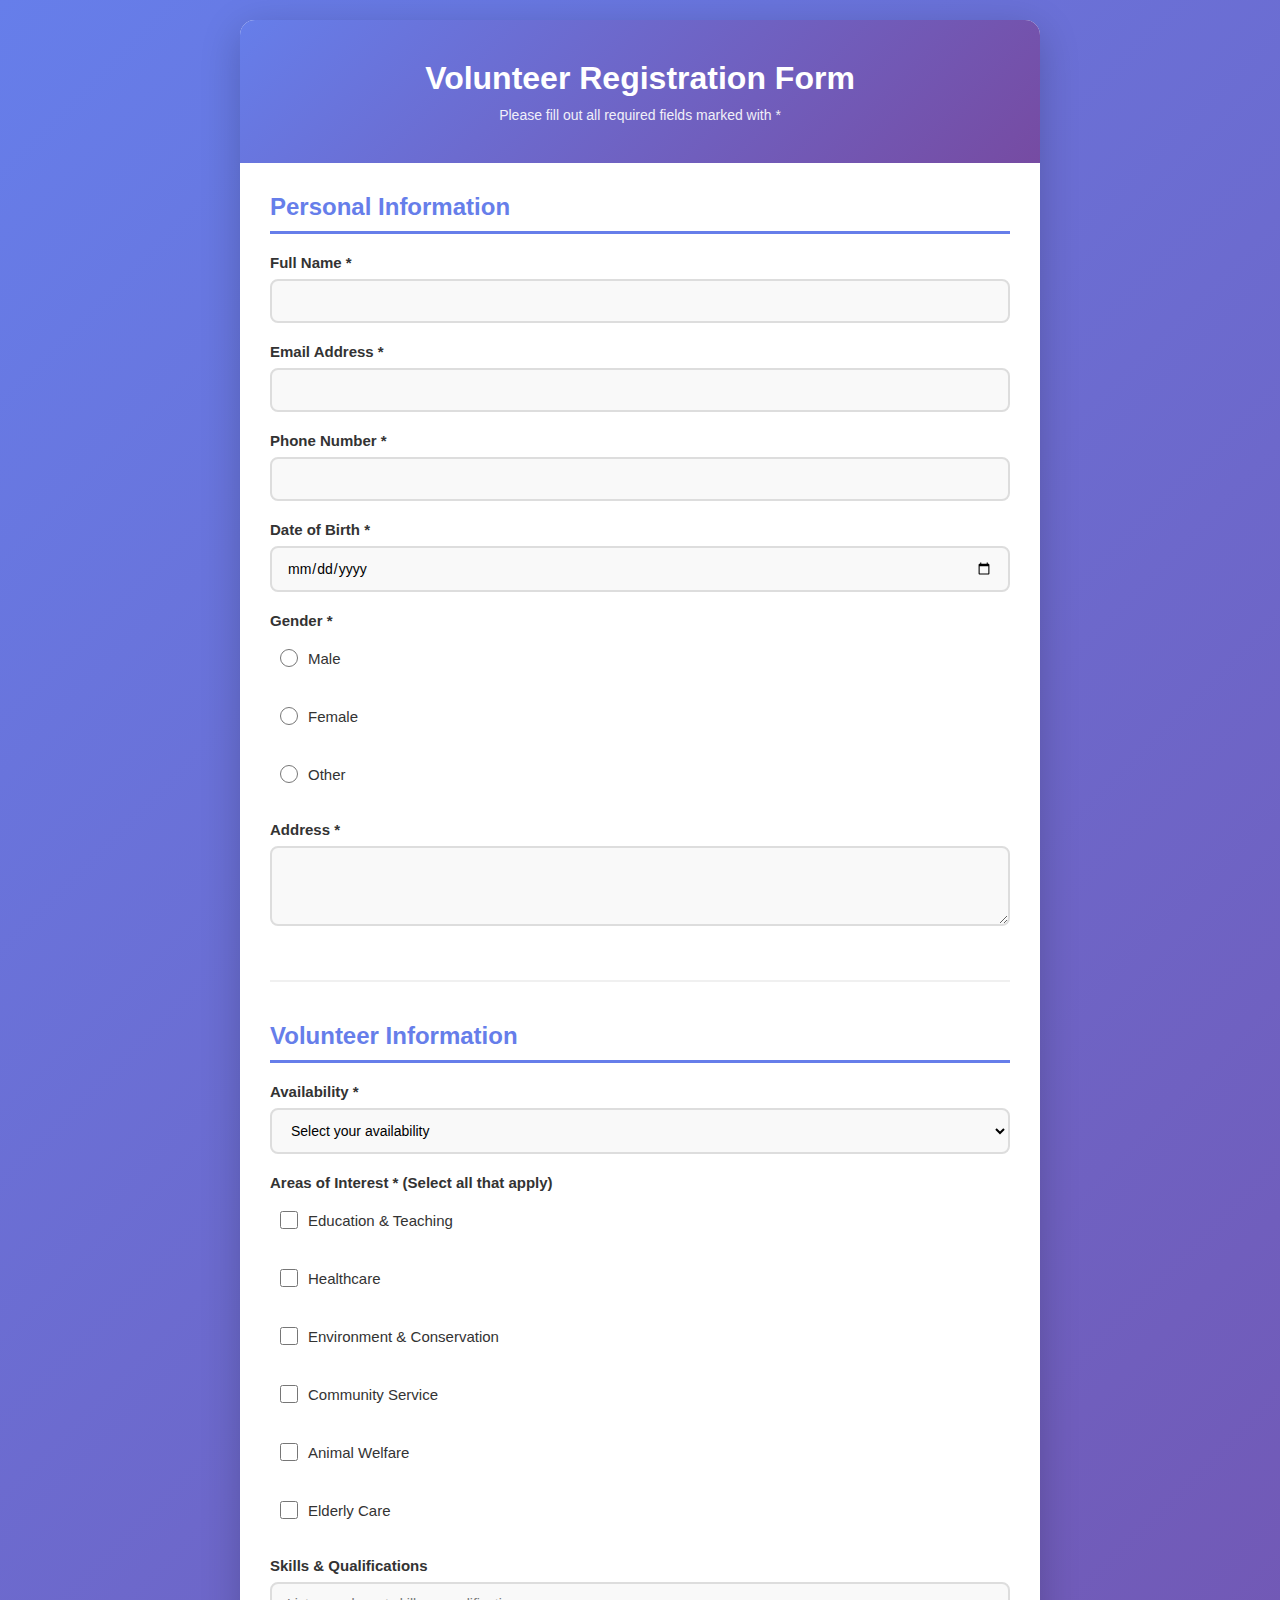
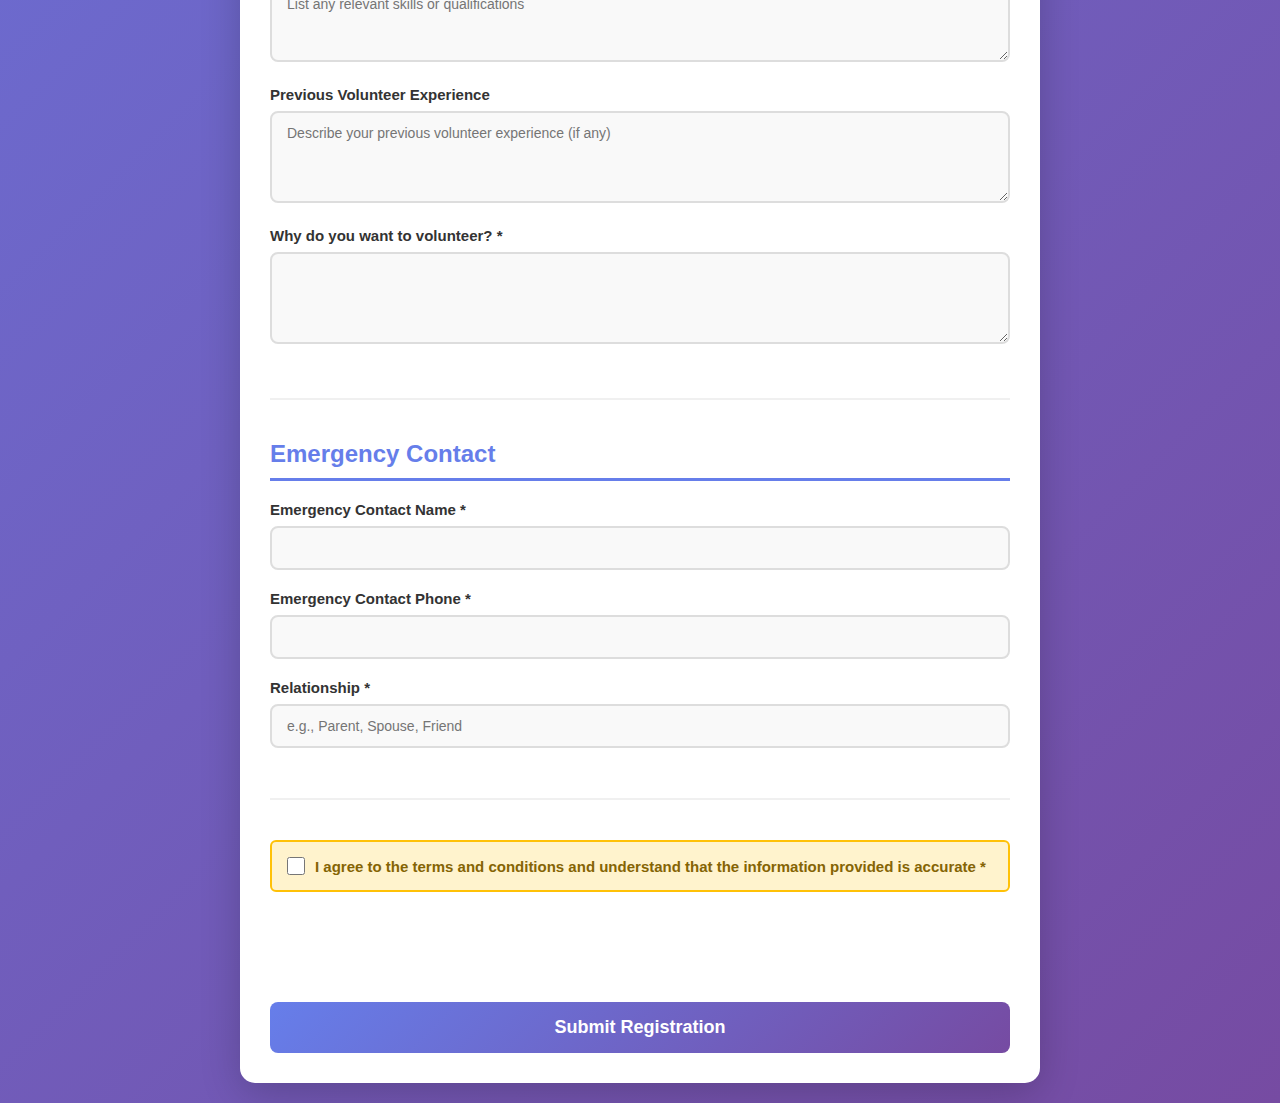
<file: volunteryform.html>
<!DOCTYPE html>
<html lang="en">
<head>
    <title>Volunteer Registration Form</title>
    <link rel="stylesheet" href="styles.css">
</head>
<body>
    <div class="container">
        <div class="header">
            <h1>Volunteer Registration Form</h1>
            <p class="subtitle">Please fill out all required fields marked with *</p>
        </div>

        <form id="volunteerForm" onsubmit="return validateForm()">
            <!-- Personal Information Section -->
            <div class="section">
                <h2>Personal Information</h2>
                
                <div class="form-group">
                    <label for="fullName">Full Name *</label>
                    <input type="text" id="fullName" name="fullName" required>
                </div>

                <div class="form-group">
                    <label for="email">Email Address *</label>
                    <input type="email" id="email" name="email" required>
                </div>

                <div class="form-group">
                    <label for="phone">Phone Number *</label>
                    <input type="tel" id="phone" name="phone" required>
                </div>

                <div class="form-group">
                    <label for="dob">Date of Birth *</label>
                    <input type="date" id="dob" name="dob" required>
                </div>

                <div class="form-group">
                    <label>Gender *</label>
                    <div class="radio-group">
                        <label class="radio-label">
                            <input type="radio" name="gender" value="male" required> Male
                        </label>
                        <label class="radio-label">
                            <input type="radio" name="gender" value="female" required> Female
                        </label>
                        <label class="radio-label">
                            <input type="radio" name="gender" value="other" required> Other
                        </label>
                    </div>
                </div>

                <div class="form-group">
                    <label for="address">Address *</label>
                    <textarea id="address" name="address" rows="3" required></textarea>
                </div>
            </div>

            <!-- Volunteer Information Section -->
            <div class="section">
                <h2>Volunteer Information</h2>

                <div class="form-group">
                    <label for="availability">Availability *</label>
                    <select id="availability" name="availability" required>
                        <option value="">Select your availability</option>
                        <option value="weekdays">Weekdays</option>
                        <option value="weekends">Weekends</option>
                        <option value="both">Both Weekdays & Weekends</option>
                        <option value="flexible">Flexible</option>
                    </select>
                </div>

                <div class="form-group">
                    <label>Areas of Interest * (Select all that apply)</label>
                    <div class="checkbox-group">
                        <label class="checkbox-label">
                            <input type="checkbox" name="interest" value="education"> Education & Teaching
                        </label>
                        <label class="checkbox-label">
                            <input type="checkbox" name="interest" value="healthcare"> Healthcare
                        </label>
                        <label class="checkbox-label">
                            <input type="checkbox" name="interest" value="environment"> Environment & Conservation
                        </label>
                        <label class="checkbox-label">
                            <input type="checkbox" name="interest" value="community"> Community Service
                        </label>
                        <label class="checkbox-label">
                            <input type="checkbox" name="interest" value="animals"> Animal Welfare
                        </label>
                        <label class="checkbox-label">
                            <input type="checkbox" name="interest" value="elderly"> Elderly Care
                        </label>
                    </div>
                </div>

                <div class="form-group">
                    <label for="skills">Skills & Qualifications</label>
                    <textarea id="skills" name="skills" rows="3" placeholder="List any relevant skills or qualifications"></textarea>
                </div>

                <div class="form-group">
                    <label for="experience">Previous Volunteer Experience</label>
                    <textarea id="experience" name="experience" rows="4" placeholder="Describe your previous volunteer experience (if any)"></textarea>
                </div>

                <div class="form-group">
                    <label for="motivation">Why do you want to volunteer? *</label>
                    <textarea id="motivation" name="motivation" rows="4" required></textarea>
                </div>
            </div>

            <!-- Emergency Contact Section -->
            <div class="section">
                <h2>Emergency Contact</h2>

                <div class="form-group">
                    <label for="emergencyName">Emergency Contact Name *</label>
                    <input type="text" id="emergencyName" name="emergencyName" required>
                </div>

                <div class="form-group">
                    <label for="emergencyPhone">Emergency Contact Phone *</label>
                    <input type="tel" id="emergencyPhone" name="emergencyPhone" required>
                </div>

                <div class="form-group">
                    <label for="relationship">Relationship *</label>
                    <input type="text" id="relationship" name="relationship" placeholder="e.g., Parent, Spouse, Friend" required>
                </div>
            </div>

            <!-- Agreement Section -->
            <div class="section">
                <div class="form-group">
                    <label class="checkbox-label agreement">
                        <input type="checkbox" id="agreement" name="agreement" required>
                        I agree to the terms and conditions and understand that the information provided is accurate *
                    </label>
                </div>
            </div>

            <button type="submit" class="submit-btn">Submit Registration</button>
        </form>
    </div>

    <script src="script.js"></script>
</body>
</html>
</file>
<file: styles.css>
* {
    margin: 0;
    padding: 0;
    box-sizing: border-box;
}

body {
    font-family: 'Segoe UI', Tahoma, Geneva, Verdana, sans-serif;
    background: linear-gradient(135deg, #667eea 0%, #764ba2 100%);
    min-height: 100vh;
    padding: 20px;
}

.container {
    max-width: 800px;
    margin: 0 auto;
    background: white;
    border-radius: 15px;
    box-shadow: 0 10px 40px rgba(0, 0, 0, 0.2);
    overflow: hidden;
}

/* Header Styles */
.header {
    background: linear-gradient(135deg, #667eea 0%, #764ba2 100%);
    color: white;
    padding: 40px 30px;
    text-align: center;
}

.header h1 {
    font-size: 32px;
    margin-bottom: 10px;
}

.subtitle {
    font-size: 14px;
    opacity: 0.9;
}

/* Form Styles */
form {
    padding: 30px;
}

.section {
    margin-bottom: 40px;
    padding-bottom: 30px;
    border-bottom: 2px solid #f0f0f0;
}

.section:last-of-type {
    border-bottom: none;
}

.section h2 {
    color: #667eea;
    font-size: 24px;
    margin-bottom: 20px;
    padding-bottom: 10px;
    border-bottom: 3px solid #667eea;
}

/* Form Group Styles */
.form-group {
    margin-bottom: 20px;
}

label {
    display: block;
    color: #333;
    font-weight: 600;
    margin-bottom: 8px;
    font-size: 15px;
}

input[type="text"],
input[type="email"],
input[type="tel"],
input[type="date"],
select,
textarea {
    width: 100%;
    padding: 12px 15px;
    border: 2px solid #ddd;
    border-radius: 8px;
    font-size: 14px;
    font-family: inherit;
    transition: all 0.3s ease;
    background-color: #f9f9f9;
}

input[type="text"]:focus,
input[type="email"]:focus,
input[type="tel"]:focus,
input[type="date"]:focus,
select:focus,
textarea:focus {
    outline: none;
    border-color: #667eea;
    background-color: white;
    box-shadow: 0 0 0 3px rgba(102, 126, 234, 0.1);
}

textarea {
    resize: vertical;
    min-height: 80px;
}

/* Radio and Checkbox Styles */
.radio-group,
.checkbox-group {
    display: flex;
    flex-direction: column;
    gap: 12px;
    margin-top: 10px;
}

.radio-label,
.checkbox-label {
    display: flex;
    align-items: center;
    font-weight: normal;
    cursor: pointer;
    padding: 10px;
    border-radius: 6px;
    transition: background-color 0.2s;
}

.radio-label:hover,
.checkbox-label:hover {
    background-color: #f0f0f0;
}

input[type="radio"],
input[type="checkbox"] {
    margin-right: 10px;
    width: 18px;
    height: 18px;
    cursor: pointer;
}

.checkbox-label.agreement {
    background-color: #fff3cd;
    border: 2px solid #ffc107;
    padding: 15px;
    font-weight: 600;
    color: #856404;
}

/* Submit Button */
.submit-btn {
    width: 100%;
    padding: 15px;
    background: linear-gradient(135deg, #667eea 0%, #764ba2 100%);
    color: white;
    border: none;
    border-radius: 8px;
    font-size: 18px;
    font-weight: bold;
    cursor: pointer;
    transition: transform 0.2s, box-shadow 0.2s;
    margin-top: 20px;
}

.submit-btn:hover {
    transform: translateY(-2px);
    box-shadow: 0 5px 20px rgba(102, 126, 234, 0.4);
}

.submit-btn:active {
    transform: translateY(0);
}

/* Responsive Design */
@media (max-width: 600px) {
    .header h1 {
        font-size: 24px;
    }

    form {
        padding: 20px;
    }

    .section h2 {
        font-size: 20px;
    }
}
</file>
